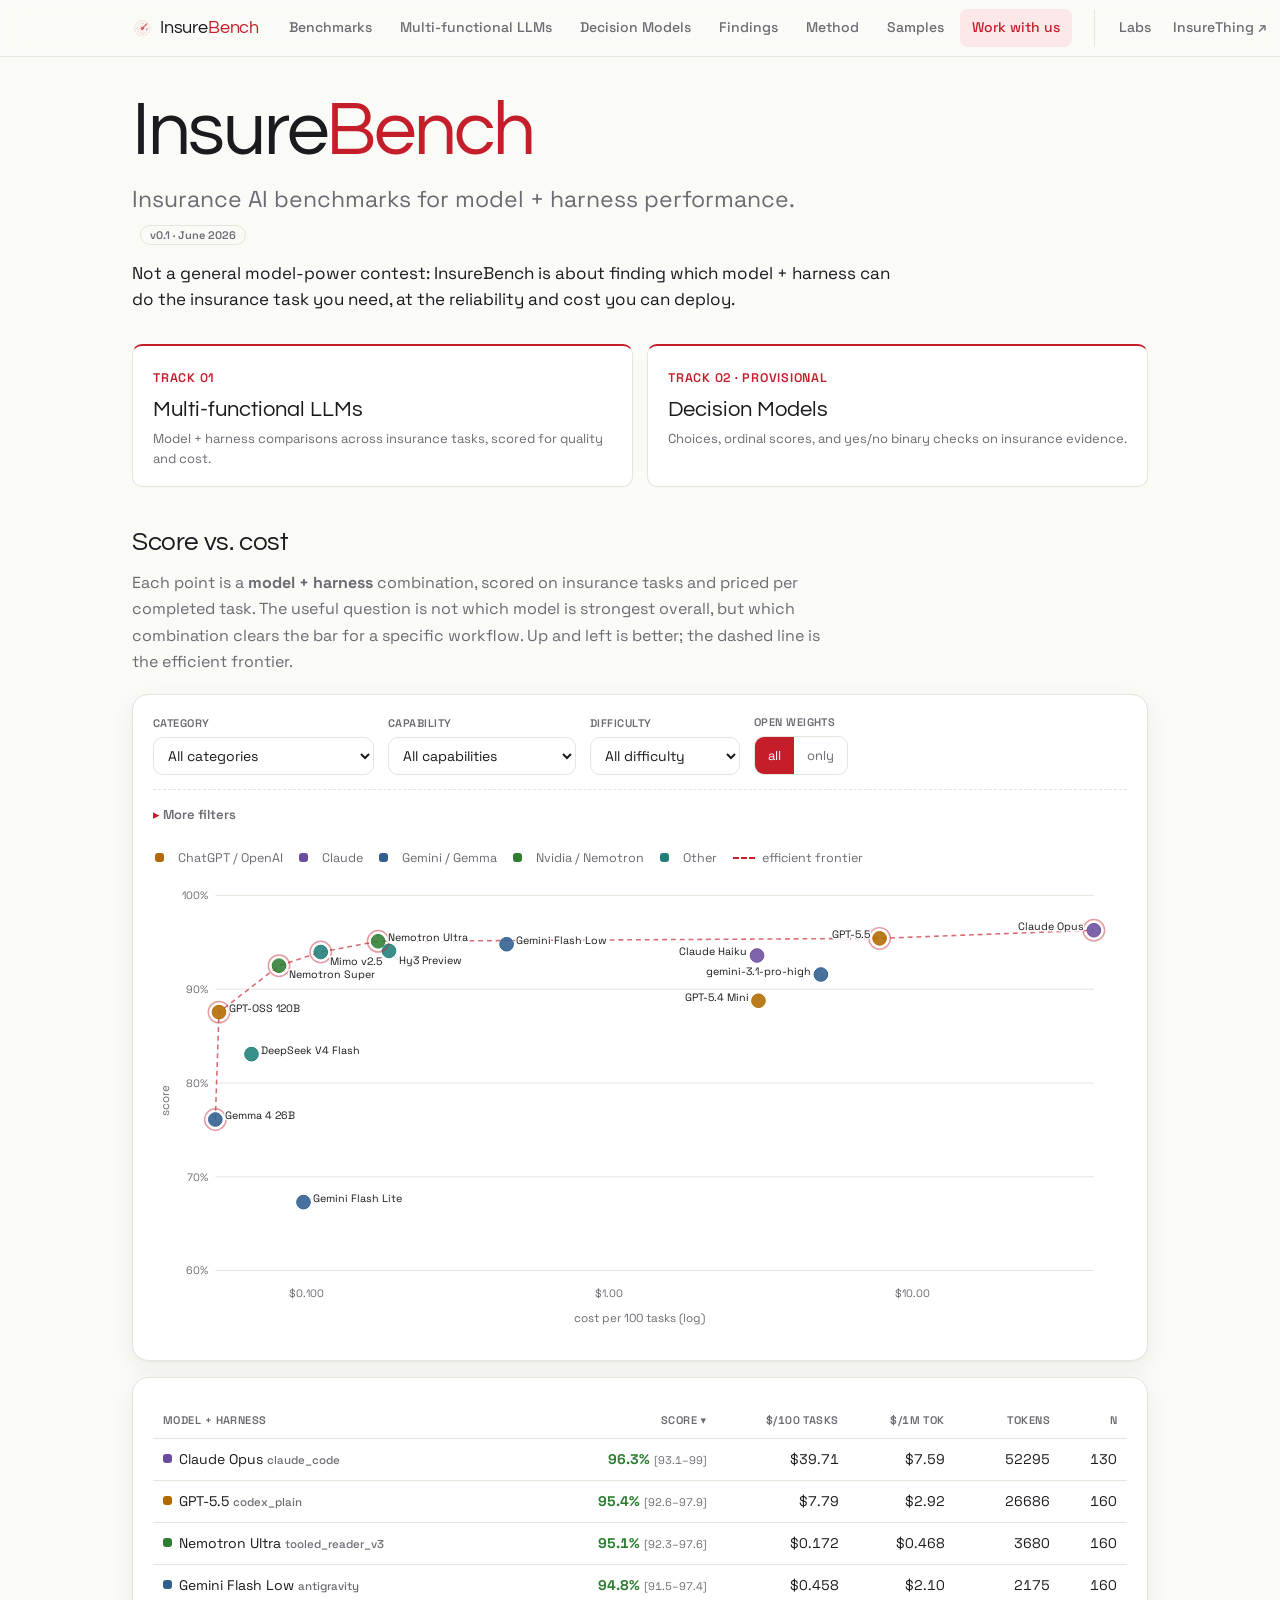
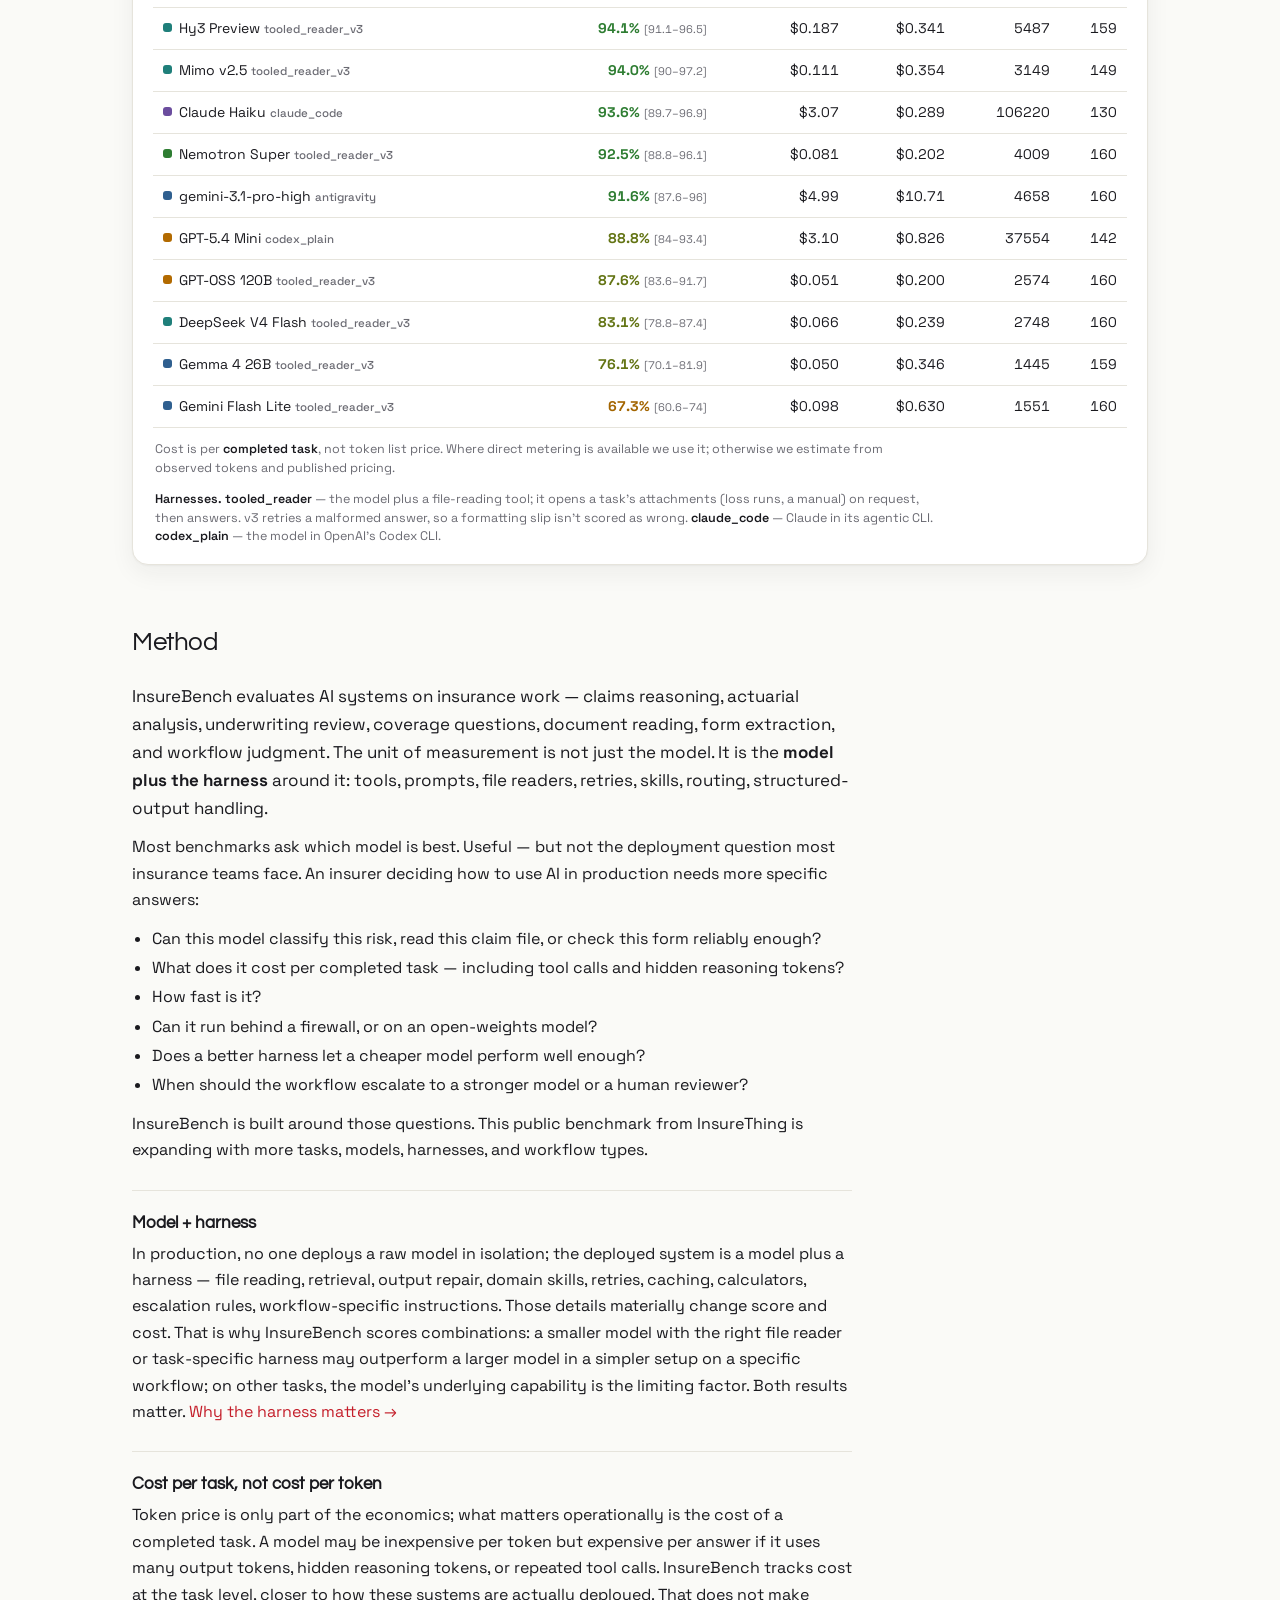
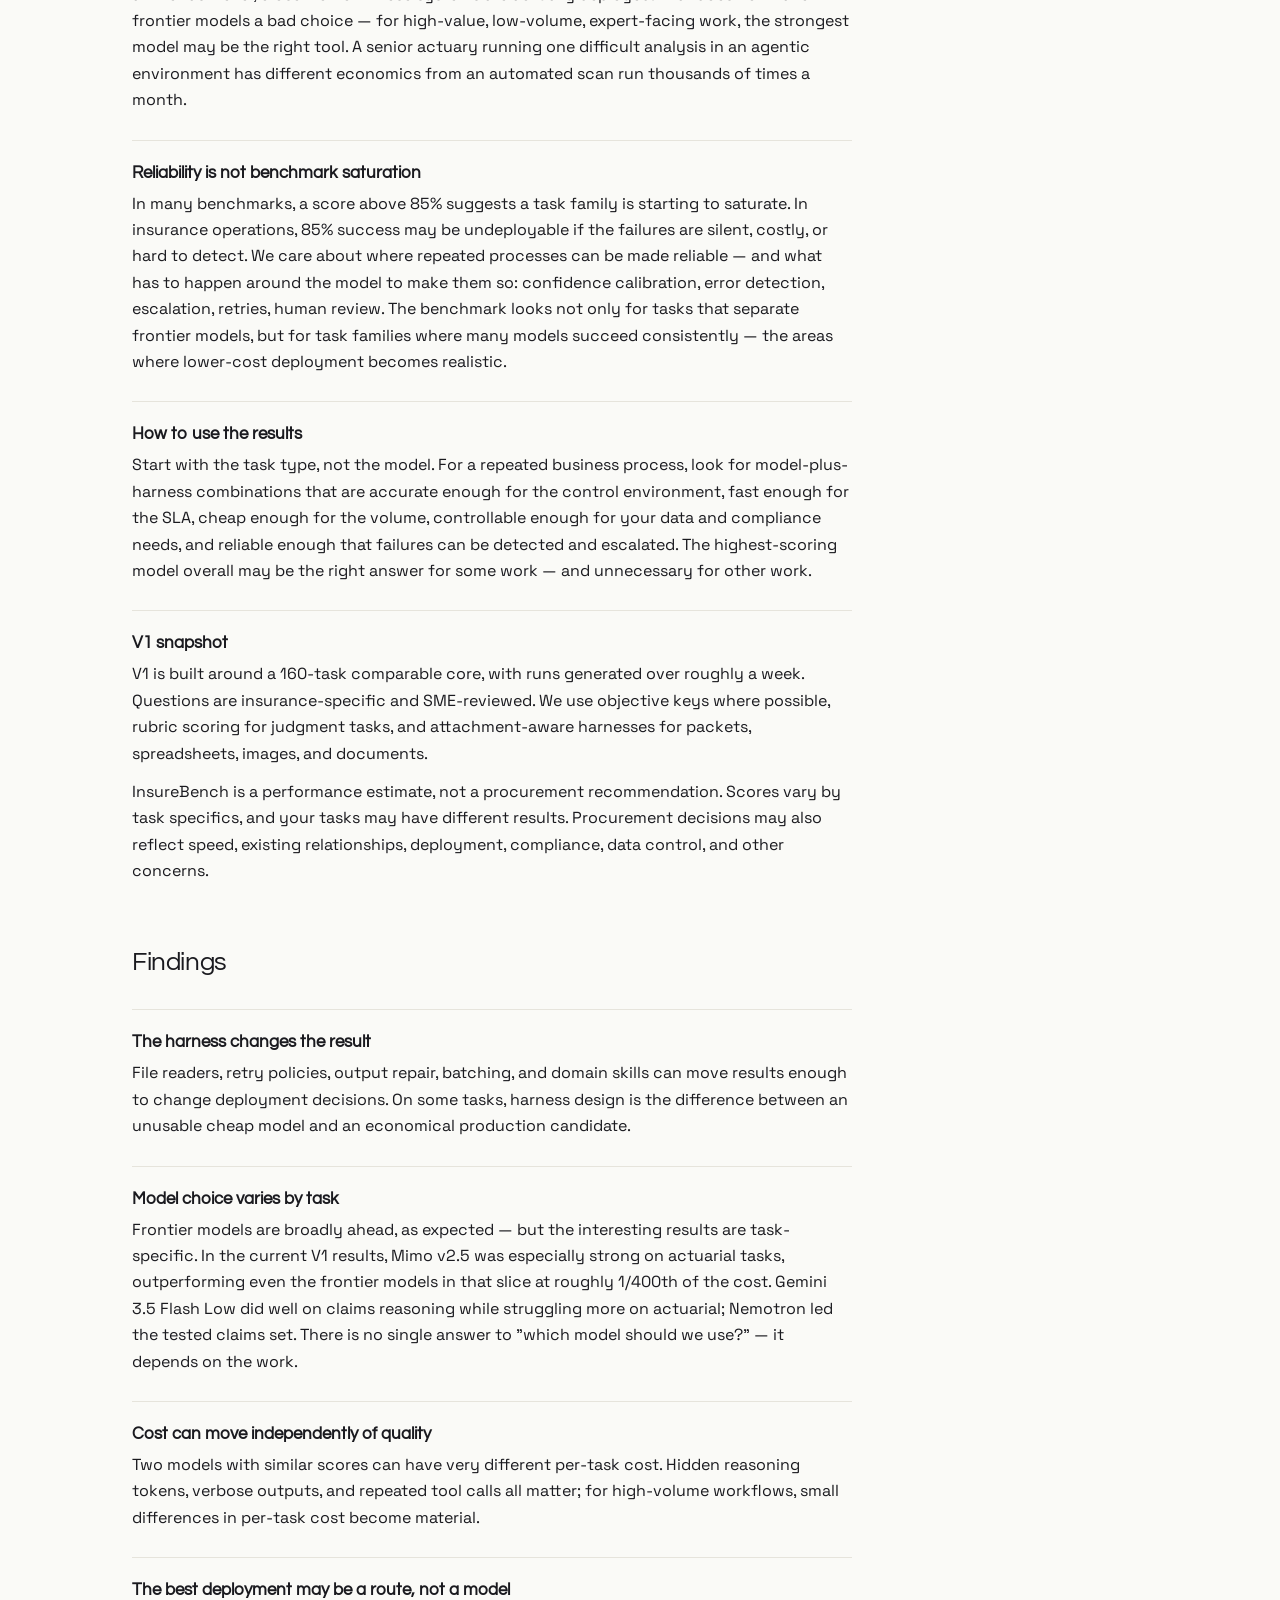
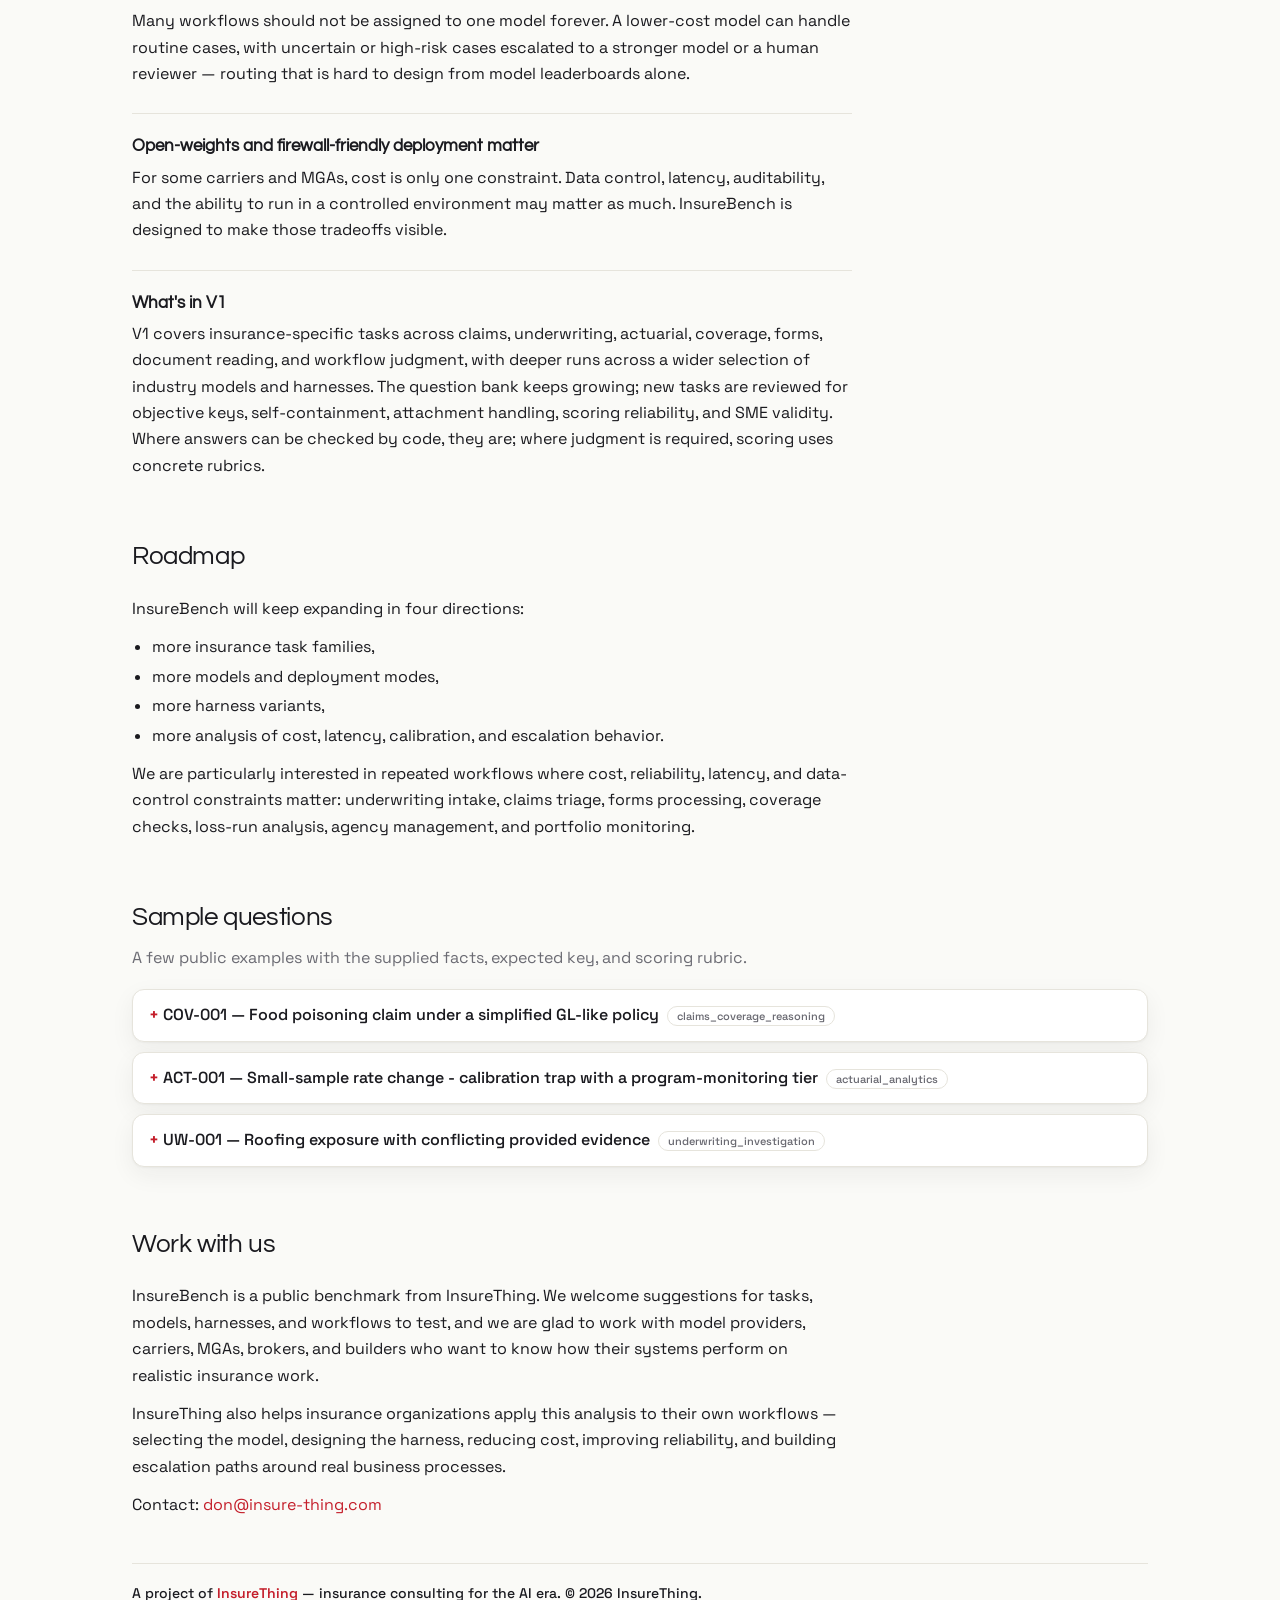
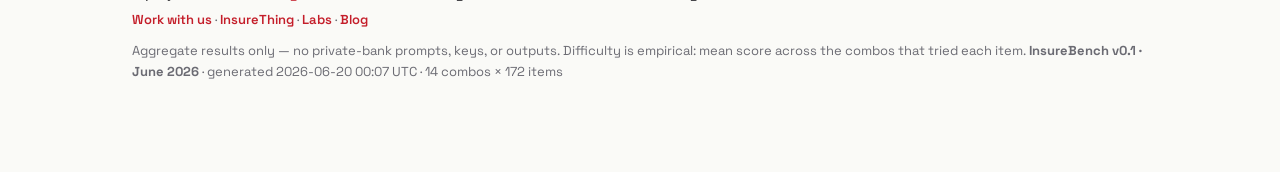
<file: index.html>
<!DOCTYPE html>
<html lang="en">
<head>
<meta charset="utf-8" />
<meta name="viewport" content="width=device-width, initial-scale=1" />
<title>InsureBench — score &amp; cost report</title>
<meta name="description" content="An insurance-specific benchmark for finding which LLM + harness can do a task reliably and efficiently." />
<!-- InsureThing branding — all assets self-hosted in the repo root. -->
<link rel="icon" href="/favicon.ico" sizes="any" />
<link rel="icon" href="/favicon-32.png" sizes="32x32" type="image/png" />
<link rel="icon" href="/icon-192.png" sizes="192x192" type="image/png" />
<link rel="apple-touch-icon" href="/apple-icon.png" />
<meta name="theme-color" content="#fafaf7" />
<link rel="preconnect" href="https://fonts.googleapis.com" />
<link rel="preconnect" href="https://fonts.gstatic.com" crossorigin />
<link href="https://fonts.googleapis.com/css2?family=Questrial&family=Space+Grotesk:wght@400;500;600;700&display=swap" rel="stylesheet" />
<link rel="canonical" href="https://insurebench.insure-thing.com/" />
<meta property="og:type" content="website" />
<meta property="og:site_name" content="InsureThing" />
<meta property="og:title" content="InsureBench — the first LLM + harness leaderboard for insurance" />
<meta property="og:description" content="Helping insurance decision-makers find which LLM + harness can do a task reliably and efficiently." />
<meta property="og:image" content="https://insurebench.insure-thing.com/og-image.png" />
<meta property="og:url" content="https://insurebench.insure-thing.com" />
<meta name="twitter:card" content="summary_large_image" />
<meta name="twitter:title" content="InsureBench — the first LLM + harness leaderboard for insurance" />
<meta name="twitter:description" content="An insurance-specific benchmark for task fit, score, and cost." />
<meta name="twitter:image" content="https://insurebench.insure-thing.com/og-image.png" />
<style>
  /* InsureThing design tokens (docs/STYLE_GUIDE.md): cream paper, near-black ink, one decisive red. */
  :root{
    --bg:#fafaf7; --card:#ffffff; --ink:#1a1a1f; --mut:#6b6b73; --line:#e6e4dc; --hover:#f4f3ef;
    --accent:#c41e2a; --accent-soft:#fce8e9; --ok:#2e7d32; --warn:#b26a00;
    --ramp-0:#c41e2a; --ramp-1:#bf4d10; --ramp-2:#a36500; --ramp-3:#637414; --ramp-4:#2e7d32;
    --cat-1:#c41e2a; --cat-2:#2f5f8f; --cat-3:#b26a00; --cat-4:#2e7d32; --cat-5:#6b4d9e; --cat-6:#1f7f7a;
    --navbg:rgba(250,250,247,.82); --shadow:0 1px 2px rgba(26,26,31,.04),0 8px 24px rgba(26,26,31,.06);
    --maxw:1060px;
  }
  @media (prefers-color-scheme:dark){
    :root{ --bg:#161619; --card:#1e1e23; --ink:#ecebe6; --mut:#a0a0a8; --line:#2e2e35; --hover:#26262c;
      --accent:#e25560; --accent-soft:#42191d; --ok:#57b15c; --warn:#d9962e;
      --ramp-0:#e25560; --ramp-1:#df7028; --ramp-2:#d9962e; --ramp-3:#a8b545; --ramp-4:#57b15c;
      --cat-1:#e25560; --cat-2:#6f9fc9; --cat-3:#d9962e; --cat-4:#57b15c; --cat-5:#a387d6; --cat-6:#4fb3ad;
      --navbg:rgba(22,22,25,.82); --shadow:0 1px 2px rgba(0,0,0,.3),0 8px 24px rgba(0,0,0,.4); }
  }
  *{ box-sizing:border-box }
  html{ scroll-behavior:smooth }
  body{ margin:0; background:var(--bg); color:var(--ink);
    font:16px/1.65 "Space Grotesk",system-ui,-apple-system,sans-serif;
    -webkit-font-smoothing:antialiased; }
  h1,h2,h3,.brand{ font-family:"Questrial",system-ui,sans-serif }
  a{ color:var(--accent); text-decoration:none } a:hover{ text-decoration:underline }
  .wrap{ max-width:var(--maxw); margin:0 auto; padding:0 22px 90px }

  /* ---- sticky nav ---- */
  nav.top{ position:sticky; top:0; z-index:50; background:var(--navbg);
    backdrop-filter:saturate(180%) blur(12px); -webkit-backdrop-filter:saturate(180%) blur(12px);
    border-bottom:1px solid var(--line); }
  nav.top .inner{ max-width:var(--maxw); margin:0 auto; padding:0 22px;
    display:flex; align-items:center; gap:18px; height:56px }
  nav.top .brand{ font-weight:400; letter-spacing:-.01em; font-size:18px; color:var(--ink);
    display:flex; align-items:center; gap:8px; margin-right:auto }
  nav.top .brand:hover{ text-decoration:none }
  nav.top .brand .mark{ width:20px; height:20px; display:block; border-radius:50% }
  nav.top .brand .acc{ color:var(--accent) }
  nav.top .links{ display:flex; gap:4px }
  nav.top .links a{ color:var(--mut); font-size:14px; font-weight:500;
    padding:7px 12px; border-radius:8px; transition:color .15s, background .15s; white-space:nowrap }
  nav.top .links a:hover{ color:var(--ink); background:var(--accent-soft); text-decoration:none }
  nav.top .links a.active{ color:var(--accent); background:var(--accent-soft) }
  nav.top .links .nav-short{ display:none }
  nav.top .ext-links{ display:flex; gap:2px; align-items:center; padding-left:14px; margin-left:4px; border-left:1px solid var(--line) }
  nav.top .ext-links a{ color:var(--mut); font-size:14px; font-weight:500; padding:7px 10px; border-radius:8px; transition:color .15s, background .15s; white-space:nowrap }
  nav.top .ext-links a:hover{ color:var(--ink); background:var(--accent-soft); text-decoration:none }
  /* nav back-links only fit on wide screens; the footer carries them everywhere */
  @media (max-width:920px){
    nav.top .ext-links{ display:none }
    /* Below 920px the full label row is wider than the viewport. Scroll the row
       instead of letting it push the page sideways (or hiding half the site). */
    nav.top .brand{ flex:0 0 auto }
    nav.top .links{ flex:1 1 auto; min-width:0; overflow-x:auto; overscroll-behavior-x:contain;
      -webkit-overflow-scrolling:touch; scrollbar-width:none;
      -webkit-mask-image:linear-gradient(to right,#000 calc(100% - 20px),transparent);
      mask-image:linear-gradient(to right,#000 calc(100% - 20px),transparent) }
    nav.top .links::-webkit-scrollbar{ display:none }
  }
  @media (max-width:640px){
    nav.top .brand span.txt{ display:none }
    nav.top .links .nav-long{ display:none }
    nav.top .links .nav-short{ display:inline }
    nav.top .links a{ padding:7px 9px; font-size:13px }
    nav.top .inner{ gap:10px }
    /* The one call to action on the page stays legible in the scrolled row. */
    nav.top .links a[data-s="contact"]{ color:var(--accent); background:var(--accent-soft) }
  }
  @media (prefers-reduced-motion:reduce){
    nav.top .links{ scroll-behavior:auto }
  }

  section{ scroll-margin-top:74px }
  header.hero{ padding:34px 0 6px }
  .eyebrow{ color:var(--accent); font-weight:600; letter-spacing:.06em; font-size:12.5px; text-transform:uppercase }
  .ver{ text-transform:none; letter-spacing:0; color:var(--mut); border:1px solid var(--line);
    border-radius:999px; padding:2px 9px; font-size:11px; font-weight:600; margin-left:8px; vertical-align:1.5px; white-space:nowrap }
  h1{ font-size:clamp(44px,8vw,76px); line-height:1.0; margin:2px 0 14px; font-weight:400; letter-spacing:-.03em }
  .acc{ color:var(--accent) }
  .tagline{ font-size:clamp(18px,2.5vw,23px); color:var(--mut); max-width:720px; margin:0; line-height:1.45 }
  .hero-note{ margin:10px 0 0; max-width:780px; color:var(--ink); font-size:17px; line-height:1.55 }
  .track-links{ display:grid; grid-template-columns:repeat(2,minmax(0,1fr)); gap:14px; margin:26px 0 34px }
  .track-link{ display:block; border:1px solid var(--line); border-top:2px solid var(--accent); border-radius:10px;
    background:var(--card); padding:18px 20px; color:var(--ink) }
  .track-link:hover{ text-decoration:none; background:var(--hover) }
  .track-link .track-name{ display:block; font:22px/1.2 "Questrial",system-ui,sans-serif; margin:6px 0 }
  .track-link .track-desc{ display:block; color:var(--mut); font-size:13px; line-height:1.5 }
  @media (max-width:640px){ .track-links{ grid-template-columns:1fr } }

  h2{ font-size:26px; font-weight:400; margin:0 0 6px; letter-spacing:-.015em }
  .sec-head{ margin:56px 0 18px }
  #leaderboard > .sec-head{ margin-top:20px }
  .lead{ color:var(--mut); margin:0; max-width:700px }
  .panel{ background:var(--card); border:1px solid var(--line); border-radius:16px; padding:18px 20px; box-shadow:var(--shadow) }

  /* framing callout */
  .callout{ background:var(--accent-soft); border:1px solid var(--line); border-left:3px solid var(--accent);
    border-radius:12px; padding:15px 18px; margin:0 0 16px; font-size:14.5px; line-height:1.55; color:var(--ink) }
  .callout strong{ font-weight:680 }
  .callout .c-title{ display:block; font-weight:680; margin-bottom:5px; color:var(--accent); letter-spacing:.01em }
  .callout + .callout{ margin-top:-4px }

  .controls{ display:flex; flex-wrap:wrap; gap:14px; align-items:flex-end }
  .ctl label{ display:block; font-size:11px; color:var(--mut); text-transform:uppercase; letter-spacing:.04em; margin-bottom:5px; font-weight:600 }
  select,input{ font:inherit; font-size:14px; padding:8px 10px; border:1px solid var(--line);
    border-radius:10px; background:var(--card); color:var(--ink); min-width:150px }
  select:focus,input:focus{ outline:2px solid var(--accent-soft); border-color:var(--accent) }
  input[type=number]{ width:70px; min-width:0 }
  .seg{ display:inline-flex; border:1px solid var(--line); border-radius:10px; overflow:hidden }
  .seg button{ border:0; background:transparent; color:var(--mut); padding:8px 13px; font:inherit; font-size:13px; cursor:pointer; transition:background .15s }
  .seg button.on{ background:var(--accent); color:#fff }
  .more{ margin-top:14px; border-top:1px dashed var(--line); padding-top:6px }
  .more summary{ cursor:pointer; font-size:13px; color:var(--mut); font-weight:600; list-style:none; padding:8px 0; user-select:none }
  .more summary::-webkit-details-marker{ display:none }
  .more summary::before{ content:"▸ "; color:var(--accent) }
  .more[open] summary::before{ content:"▾ " }
  .more .controls{ padding:8px 0 4px }
  .note{ font-size:12.5px; color:var(--mut); margin:12px 2px 0; line-height:1.5; max-width:780px }
  .note b{ color:var(--ink); font-weight:600 }

  svg{ width:100%; height:auto; display:block }
  .legend{ display:flex; gap:16px; flex-wrap:wrap; font-size:12.5px; color:var(--mut); margin:14px 2px 4px }
  .legend .fr{ display:inline-flex; align-items:center; gap:7px }
  .legend .frline{ width:22px; height:0; border-top:2px dashed var(--accent) }
  .dot{ width:9px; height:9px; border-radius:3px; display:inline-block; margin-right:7px; vertical-align:1px }
  #scatter circle[data-i]{ cursor:pointer }
  .tip{ position:fixed; z-index:60; display:none; pointer-events:none; background:var(--card);
    border:1px solid var(--line); border-radius:10px; box-shadow:var(--shadow); padding:9px 11px;
    font-size:12.5px; max-width:250px; color:var(--ink); line-height:1.45 }
  .tip .t-m{ font-weight:680 } .tip .t-h{ color:var(--mut); font-size:11.5px }
  .tip .row{ margin-top:3px; font-variant-numeric:tabular-nums }

  table{ width:100%; border-collapse:collapse; font-size:14px; margin-top:6px }
  th,td{ text-align:left; padding:9px 10px; border-bottom:1px solid var(--line) }
  th{ font-size:11px; color:var(--mut); text-transform:uppercase; letter-spacing:.04em; cursor:pointer; user-select:none; font-weight:600 }
  td.num,th.num{ text-align:right; font-variant-numeric:tabular-nums }
  tbody tr{ transition:background .12s }
  tbody tr:hover{ background:var(--accent-soft) }
  .harness{ color:var(--mut); font-size:11.5px; font-weight:500 }

  .prose{ max-width:720px } .prose h3{ font-size:17px; margin:24px 0 4px } .prose p{ margin:0 0 12px }
  .prose ul{ margin:0 0 12px; padding-left:20px } .prose li{ margin:3px 0 }
  .prose code{ background:var(--accent-soft); padding:1px 5px; border-radius:5px; font-size:13px }
  .samples details{ background:var(--card); border:1px solid var(--line); border-radius:12px; padding:12px 16px; margin-bottom:10px; box-shadow:var(--shadow) }
  .samples summary{ cursor:pointer; font-weight:550; list-style:none } .samples summary::-webkit-details-marker{ display:none }
  .samples summary::before{ content:"+ "; color:var(--accent); font-weight:700 }
  .samples details[open] summary::before{ content:"– " }
  .samples .sample-grid{ display:grid; grid-template-columns:1fr 1fr; gap:10px; margin-top:12px }
  .samples .sample-block{ border:1px solid var(--line); border-radius:10px; padding:10px 12px; background:var(--bg) }
  .samples .sample-block.wide{ grid-column:1 / -1 }
  .samples .sample-label{ font-size:11px; text-transform:uppercase; letter-spacing:.06em; color:var(--mut); margin-bottom:6px; font-weight:700 }
  .samples pre{ white-space:pre-wrap; font-size:13px; color:var(--mut); margin:0; line-height:1.5 }
  .sample-files{ display:flex; flex-wrap:wrap; gap:8px; margin-top:10px }
  .sample-files a{ font-size:12px; border:1px solid var(--line); border-radius:999px; padding:4px 10px; background:var(--card) }
  .pill{ font-size:11px; color:var(--mut); border:1px solid var(--line); border-radius:999px; padding:2px 9px; margin-left:4px }
  .foot{ color:var(--mut); font-size:13px; margin-top:44px; border-top:1px solid var(--line); padding-top:18px; line-height:1.6 }
  .foot-brand{ color:var(--ink); font-size:14px; font-weight:500; margin-bottom:6px }
  .foot-brand a{ color:var(--accent); font-weight:600 }
  .foot-links{ font-size:13px; margin-bottom:10px }
  .foot-links a{ color:var(--accent); font-weight:600 }
  .empty{ color:var(--mut); padding:26px 8px; text-align:center }
  /* radar motif — empty state (STYLE_GUIDE §8) */
  .radar-empty{ display:flex; flex-direction:column; align-items:center; gap:12px; padding:38px 16px; color:var(--mut); font-size:14px; text-align:center }
  .radar-empty b{ color:var(--ink) }
  .radar-empty .rings{ width:72px; aspect-ratio:1; border-radius:50%; border:1px solid var(--line);
    background:
      radial-gradient(circle at 68% 32%, color-mix(in srgb, var(--accent) 38%, transparent) 0 3px, transparent 4px),
      radial-gradient(circle, var(--line) 0 1.5px, transparent 2.5px),
      repeating-radial-gradient(circle, transparent 0 16px, var(--line) 16px 17px); }

  /* side-by-side framing callouts */
  .callouts{ display:grid; grid-template-columns:1fr 1fr; gap:14px; margin:0 0 18px }
  .callouts .callout{ margin:0 }
  /* roadmap as Now / Next / Later tiers */
  .roadmap-grid{ display:grid; grid-template-columns:repeat(3,1fr); gap:14px; margin:0 0 14px }
  .rm-tier{ background:var(--card); border:1px solid var(--line); border-radius:14px; padding:16px 18px; box-shadow:var(--shadow) }
  .rm-tier.now{ border-color:var(--accent) }
  .rm-tier .rm-h{ font-weight:680; font-size:12.5px; text-transform:uppercase; letter-spacing:.05em; color:var(--accent); margin-bottom:10px }
  .rm-tier ul{ margin:0; padding-left:18px } .rm-tier li{ margin:7px 0; font-size:14px }
  .rm-foot{ font-size:12.5px; color:var(--mut); font-style:italic; margin:2px 2px 0 }
  /* learnings rhythm: lead paragraph + ruled sections */
  #why-body > p:first-of-type{ font-size:17px; color:var(--ink) }
  #learnings-body h3, #why-body h3{ color:var(--ink); margin-top:26px; padding-top:18px; border-top:1px solid var(--line) }
  @media (max-width:720px){ .callouts{ grid-template-columns:1fr } .roadmap-grid{ grid-template-columns:1fr } .samples .sample-grid{ grid-template-columns:1fr } .samples .sample-block.wide{ grid-column:auto } }
</style>
</head>
<body>
<nav class="top">
  <div class="inner">
    <a class="brand" href="#top"><img class="mark" src="/favicon-32.png" alt="" width="20" height="20" /><span class="txt">Insure<span class="acc">Bench</span></span></a>
    <div class="links" id="navlinks">
      <a href="/benchmarks">Benchmarks</a>
      <a href="#leaderboard" data-s="leaderboard"><span class="nav-long">Multi-functional LLMs</span><span class="nav-short">LLMs</span></a>
      <a href="/decision-models"><span class="nav-long">Decision Models</span><span class="nav-short">Decisioning</span></a>
      <a href="#learnings" data-s="learnings">Findings</a>
      <a href="#why" data-s="why">Method</a>
      <a href="#questions" data-s="questions">Samples</a>
      <a href="#contact" data-s="contact">Work with us</a>
    </div>
    <div class="ext-links">
      <a href="https://insure-thing.com/labs">Labs</a>
      <a href="https://insure-thing.com">InsureThing&nbsp;&#8599;</a>
    </div>
  </div>
</nav>

<div class="wrap">
  <header class="hero" id="top">
    <h1 id="title">Insure<span class="acc">Bench</span></h1>
    <p class="tagline">Insurance AI benchmarks for model&nbsp;+&nbsp;harness performance.
      <span class="ver" id="ver"></span></p>
    <p class="hero-note">Not a general model-power contest: InsureBench is about finding which model + harness can do the insurance task you need, at the reliability and cost you can deploy.</p>
  </header>

  <div class="track-links" aria-label="InsureBench benchmark tracks">
    <a class="track-link" href="#leaderboard">
      <span class="eyebrow">Track 01</span>
      <span class="track-name">Multi-functional LLMs</span>
      <span class="track-desc">Model + harness comparisons across insurance tasks, scored for quality and cost.</span>
    </a>
    <a class="track-link" href="/decision-models">
      <span class="eyebrow">Track 02 · Provisional</span>
      <span class="track-name">Decision Models</span>
      <span class="track-desc">Choices, ordinal scores, and yes/no binary checks on insurance evidence.</span>
    </a>
  </div>

  <section id="leaderboard">
    <div class="sec-head">
      <h2>Score vs. cost</h2>
      <p class="lead">Each point is a <strong>model + harness</strong> combination, scored on insurance tasks and
        priced per completed task. The useful question is not which model is strongest overall, but which
        combination clears the bar for a specific workflow. Up and left is better; the dashed line is the
        efficient frontier.</p>
    </div>

    <div class="panel">
      <div class="controls" id="controls"></div>
      <details class="more" id="more"><summary>More filters</summary>
        <div class="controls" id="controls-adv"></div>
      </details>
      <div class="legend" id="legend"></div>
      <div id="scatter"></div>
      <p class="note" id="drop-note"></p>
    </div>

    <div class="panel" style="margin-top:16px; overflow-x:auto">
      <table id="table"><thead></thead><tbody></tbody></table>
      <p class="note" id="cost-note">Cost is per <b>completed task</b>, not token list price. Where direct
        metering is available we use it; otherwise we estimate from observed tokens and published pricing.</p>
      <p class="note" id="harness-note"><b>Harnesses.</b>
        <b>tooled_reader</b> — the model plus a file-reading tool; it opens a task's attachments (loss runs,
        a manual) on request, then answers. v3 retries a malformed answer, so a formatting slip isn't scored
        as wrong. <b>claude_code</b> — Claude in its agentic CLI. <b>codex_plain</b> — the model in OpenAI's
        Codex CLI.</p>
    </div>
  </section>

  <section id="why">
    <div class="sec-head"><h2>Method</h2></div>
    <div class="prose" id="why-body">
      <p>InsureBench evaluates AI systems on insurance work — claims reasoning, actuarial analysis,
      underwriting review, coverage questions, document reading, form extraction, and workflow judgment.
      The unit of measurement is not just the model. It is the <strong>model plus the harness</strong> around
      it: tools, prompts, file readers, retries, skills, routing, structured-output handling.</p>
      <p>Most benchmarks ask which model is best. Useful — but not the deployment question most insurance teams
      face. An insurer deciding how to use AI in production needs more specific answers:</p>
      <ul>
        <li>Can this model classify this risk, read this claim file, or check this form reliably enough?</li>
        <li>What does it cost per completed task — including tool calls and hidden reasoning tokens?</li>
        <li>How fast is it?</li>
        <li>Can it run behind a firewall, or on an open-weights model?</li>
        <li>Does a better harness let a cheaper model perform well enough?</li>
        <li>When should the workflow escalate to a stronger model or a human reviewer?</li>
      </ul>
      <p>InsureBench is built around those questions. This public benchmark from
      InsureThing is expanding with more tasks, models, harnesses, and workflow types.</p>

      <h3>Model + harness</h3>
      <p>In production, no one deploys a raw model in isolation; the deployed system is a model plus a harness —
      file reading, retrieval, output repair, domain skills, retries, caching, calculators, escalation rules,
      workflow-specific instructions. Those details materially change score and cost. That is why InsureBench
      scores combinations: a smaller model with the right file reader or task-specific harness may outperform a
      larger model in a simpler setup on a specific workflow; on other tasks, the model's underlying capability
      is the limiting factor. Both results matter.
      <a href="https://www.insure-thing.com/blog/mythos-madness-3-the-harness" target="_blank" rel="noopener">Why the harness matters →</a></p>

      <h3>Cost per task, not cost per token</h3>
      <p>Token price is only part of the economics; what matters operationally is the cost of a completed task.
      A model may be inexpensive per token but expensive per answer if it uses many output tokens, hidden
      reasoning tokens, or repeated tool calls. InsureBench tracks cost at the task level, closer to how these
      systems are actually deployed. That does not make frontier models a bad choice — for high-value,
      low-volume, expert-facing work, the strongest model may be the right tool. A senior actuary running one
      difficult analysis in an agentic environment has different economics from an automated scan run thousands
      of times a month.</p>

      <h3>Reliability is not benchmark saturation</h3>
      <p>In many benchmarks, a score above 85% suggests a task family is starting to saturate. In insurance
      operations, 85% success may be undeployable if the failures are silent, costly, or hard to detect. We care
      about where repeated processes can be made reliable — and what has to happen around the model to make them
      so: confidence calibration, error detection, escalation, retries, human review. The benchmark looks not
      only for tasks that separate frontier models, but for task families where many models succeed consistently
      — the areas where lower-cost deployment becomes realistic.</p>

      <h3>How to use the results</h3>
      <p>Start with the task type, not the model. For a repeated business process, look for model-plus-harness
      combinations that are accurate enough for the control environment, fast enough for the SLA, cheap enough
      for the volume, controllable enough for your data and compliance needs, and reliable enough that failures
      can be detected and escalated. The highest-scoring model overall may be the right answer for some work —
      and unnecessary for other work.</p>
      <h3>V1 snapshot</h3>
      <p>V1 is built around a 160-task comparable core, with runs generated over roughly a week. Questions are
      insurance-specific and SME-reviewed. We use objective keys where possible, rubric scoring for judgment
      tasks, and attachment-aware harnesses for packets, spreadsheets, images, and documents.</p>
      <p>InsureBench is a performance estimate, not a procurement recommendation. Scores vary by task specifics,
      and your tasks may have different results. Procurement decisions may also reflect speed, existing
      relationships, deployment, compliance, data control, and other concerns.</p>
    </div>
  </section>

  <section id="learnings">
    <div class="sec-head"><h2>Findings</h2></div>
    <div class="prose" id="learnings-body">
      <h3>The harness changes the result</h3>
      <p>File readers, retry policies, output repair, batching, and domain skills can move results enough to
      change deployment decisions. On some tasks, harness design is the difference between an unusable cheap
      model and an economical production candidate.</p>
      <h3>Model choice varies by task</h3>
      <p>Frontier models are broadly ahead, as expected — but the interesting results are task-specific. In the
      current V1 results, Mimo v2.5 was especially strong on actuarial tasks, outperforming even the frontier
      models in that slice at roughly 1/400th of the cost. Gemini 3.5 Flash Low did well on claims reasoning
      while struggling more on actuarial; Nemotron led the tested claims set. There is no single answer to
      "which model should we use?" — it depends on the work.</p>
      <h3>Cost can move independently of quality</h3>
      <p>Two models with similar scores can have very different per-task cost. Hidden reasoning tokens,
      verbose outputs, and repeated tool calls all matter; for high-volume workflows, small differences in
      per-task cost become material.</p>
      <h3>The best deployment may be a route, not a model</h3>
      <p>Many workflows should not be assigned to one model forever. A lower-cost model can handle routine
      cases, with uncertain or high-risk cases escalated to a stronger model or a human reviewer — routing
      that is hard to design from model leaderboards alone.</p>
      <h3>Open-weights and firewall-friendly deployment matter</h3>
      <p>For some carriers and MGAs, cost is only one constraint. Data control, latency, auditability, and the
      ability to run in a controlled environment may matter as much. InsureBench is designed to make those
      tradeoffs visible.</p>
      <h3>What's in V1</h3>
      <p>V1 covers insurance-specific tasks across claims, underwriting, actuarial, coverage, forms, document
      reading, and workflow judgment, with deeper runs across a wider selection of industry models and
      harnesses. The question bank keeps growing; new tasks are reviewed for objective keys, self-containment,
      attachment handling, scoring reliability, and SME validity. Where answers can be checked by code, they
      are; where judgment is required, scoring uses concrete rubrics.</p>
    </div>
  </section>

  <section id="roadmap">
    <div class="sec-head"><h2>Roadmap</h2></div>
    <div class="prose">
      <p>InsureBench will keep expanding in four directions:</p>
      <ul>
        <li>more insurance task families,</li>
        <li>more models and deployment modes,</li>
        <li>more harness variants,</li>
        <li>more analysis of cost, latency, calibration, and escalation behavior.</li>
      </ul>
      <p>We are particularly interested in repeated workflows where cost, reliability, latency, and data-control
      constraints matter: underwriting intake, claims triage, forms processing, coverage checks, loss-run
      analysis, agency management, and portfolio monitoring.</p>
    </div>
  </section>

  <section id="questions" class="samples">
    <div class="sec-head">
      <h2>Sample questions</h2>
      <p class="lead">A few public examples with the supplied facts, expected key, and scoring rubric.</p>
    </div>
    <div id="samples"></div>
  </section>

  <section id="contact">
    <div class="sec-head"><h2>Work with us</h2></div>
    <div class="prose">
      <p>InsureBench is a public benchmark from InsureThing. We welcome suggestions for tasks,
      models, harnesses, and workflows to test, and we are glad to work with model providers, carriers, MGAs,
      brokers, and builders who want to know how their systems perform on realistic insurance work.</p>
      <p>InsureThing also helps insurance organizations apply this analysis to their own workflows — selecting
      the model, designing the harness, reducing cost, improving reliability, and building escalation paths
      around real business processes.</p>
      <p>Contact: <a href="mailto:don@insure-thing.com">don@insure-thing.com</a></p>
    </div>
  </section>

  <div class="foot" id="foot"></div>
</div>
<div id="tip" class="tip"></div>

<script>
// Model-family palette per docs/STYLE_GUIDE.md §4.2 (cat-1 red reserved for the accent/frontier).
const MODEL_FAMILY_COLOR = {
  'Gemini / Gemma':'var(--cat-2)',
  'Claude':'var(--cat-5)',
  'ChatGPT / OpenAI':'var(--cat-3)',
  'Nvidia / Nemotron':'var(--cat-4)',
  'Other':'var(--cat-6)'
};
const RELEASE = 'v0.1';   // citable snapshot label; overridden by meta.release if IB-core sets it
const F = { family:'', type:'', status:'', capability:'', category:'', attach:'', diff:'', open:'', minN:3, sort:'accuracy', dir:-1, moreOpen:false };
let DATA = null, DIFF = {}, DCOUNT = { easy:0, medium:0, hard:0 }, CATS = [], SC = [];

fetch('data/report.json').then(r=>r.json()).then(d=>{ DATA=d; boot(); })
  .catch(e=>{ document.getElementById('scatter').innerHTML = '<p class="empty" style="color:#c0392b">Could not load data/report.json</p>'; });

function boot(){
  // Hero, "why", learnings, roadmap, and contact copy are authored in index.html (IB-PublicApp
  // owns the public V1 copy per InsureBench/docs/WEBSITE_COPY_INSUREBENCH_V1.md). report.json
  // drives only the interactive chart/table/filters + the public sample questions.
  computeDifficulty();
  CATS = Array.from(new Set(DATA.items.map(it=>it.module).filter(Boolean)))
    .filter(m=>m!=='vehicle_asset_identity')
    .sort();
  renderSamples();
  const verLabel = (DATA.meta.release || RELEASE) + ' · ' + monthYear(DATA.meta.generated_at);
  document.getElementById('ver').textContent = verLabel;
  document.getElementById('foot').innerHTML =
    '<div class="foot-brand">A project of <a href="https://insure-thing.com">InsureThing</a> — insurance consulting for the AI era. &copy; 2026 InsureThing.</div>'
    + '<div class="foot-links"><a href="#contact">Work with us</a> &middot; <a href="https://insure-thing.com">InsureThing</a> &middot; <a href="https://insure-thing.com/labs">Labs</a> &middot; <a href="https://insure-thing.com/blog">Blog</a></div>'
    + 'Aggregate results only — no private-bank prompts, keys, or outputs. '
    + 'Difficulty is empirical: mean score across the combos that tried each item. '
    + '<b>InsureBench ' + escapeHtml(verLabel) + '</b> &middot; generated ' + escapeHtml(DATA.meta.generated_at||'') + ' &middot; ' + DATA.meta.n_combos + ' combos &times; ' + DATA.meta.n_items + ' items';
  renderControls(); render(); bindTip(); initScrollSpy();
}

// Empirical item difficulty from the public score matrix (stable item property,
// computed once over the full field — not slice-dependent).
function computeDifficulty(){
  const keys = DATA.combos.map(c=>c.key);
  DCOUNT = { easy:0, medium:0, hard:0 };
  DATA.items.forEach(it=>{
    const vals = keys.map(k=>(DATA.scores[k]||{})[it.id]).filter(v=>v!=null);
    if(!vals.length) return;
    const m = vals.reduce((a,b)=>a+b,0)/vals.length;
    const band = m<70 ? 'hard' : m<90 ? 'medium' : 'easy';
    DIFF[it.id] = band; DCOUNT[band]++;
  });
}

function modelFamily(c){
  const m = ((c.model||'') + ' ' + (c.short||'')).toLowerCase();
  if(m.includes('claude')) return 'Claude';
  if(m.includes('nemotron') || m.includes('nvidia/')) return 'Nvidia / Nemotron';
  if(m.includes('gemini') || m.includes('gemma') || m.includes('google/')) return 'Gemini / Gemma';
  if(m.includes('gpt') || m.includes('openai/')) return 'ChatGPT / OpenAI';
  return 'Other';
}
function modelColor(c){ return MODEL_FAMILY_COLOR[modelFamily(c)] || 'var(--mut)'; }
function displayName(c){
  const s = c.short || c.model || '';
  const m = ((c.model||'') + ' ' + s).toLowerCase();
  if(m.includes('claude-opus')) return 'Claude Opus';
  if(m.includes('claude-haiku')) return 'Claude Haiku';
  if(m.includes('gpt-5.5')) return 'GPT-5.5';
  if(m.includes('gpt-5.4-mini')) return 'GPT-5.4 Mini';
  if(m.includes('gpt-oss-120b')) return 'GPT-OSS 120B';
  if(m.includes('nemotron-3-ultra')) return 'Nemotron Ultra';
  if(m.includes('nemotron-3-super')) return 'Nemotron Super';
  if(m.includes('gemini-3.5-flash-low')) return 'Gemini Flash Low';
  if(m.includes('gemini-2.5-flash-lite')) return 'Gemini Flash Lite';
  if(m.includes('gemma-4-26b')) return 'Gemma 4 26B';
  if(m.includes('mimo-v2.5')) return 'Mimo v2.5';
  if(m.includes('hy3-preview')) return 'Hy3 Preview';
  if(m.includes('deepseek-v4-flash')) return 'DeepSeek V4 Flash';
  return s;
}
function isOpenWeight(c){
  const m = ((c.model||'') + ' ' + (c.short||'')).toLowerCase();
  return /gemma|nemotron|gpt-oss|deepseek|mimo|hy3|qwen|llama|mistral|mixtral|yi-|kimi/.test(m);
}
function displayCost(c){ return c.cost_metered!=null && c.cost_metered>0 ? c.cost_metered : c.cost_notional; }
function combos(){ return DATA.combos.filter(c=>F.open!=='only' || isOpenWeight(c)); }

function opt(v,l,cur){ return '<option value="'+escapeHtml(v)+'"'+(v===cur?' selected':'')+'>'+escapeHtml(l)+'</option>'; }
function selVals(id,label,vals,cur,allLabel){
  return selOpts(id,label,vals.map(v=>[v,String(v).replace(/_/g,' ')]),cur,allLabel);
}
function selOpts(id,label,pairs,cur,allLabel){
  return '<div class="ctl"><label>'+label+'</label><select onchange="setF(\''+id+'\',this.value)">'
    + opt('',allLabel,cur) + pairs.map(p=>opt(p[0],p[1],cur)).join('') + '</select></div>';
}
function renderControls(){
  const f = DATA.filters;
  // primary: task area + capability + empirical difficulty + open-weights toggle.
  const diffPairs = [['easy','Easy ('+DCOUNT.easy+')'],['medium','Medium ('+DCOUNT.medium+')'],['hard','Hard ('+DCOUNT.hard+')']];
  document.getElementById('controls').innerHTML =
    selVals('category','Category',CATS,F.category,'All categories')
    + selVals('capability','Capability',f.capabilities,F.capability,'All capabilities')
    + selOpts('diff','Difficulty',diffPairs,F.diff,'All difficulty')
    + '<div class="ctl"><label>Open weights</label><span class="seg">'
      + '<button class="'+(F.open===''?'on':'')+'" onclick="setF(\'open\',\'\')">all</button>'
      + '<button class="'+(F.open==='only'?'on':'')+'" onclick="setF(\'open\',\'only\')">only</button></span></div>';
  // advanced drawer: task type + question family + status + attachments + min n
  document.getElementById('controls-adv').innerHTML =
    selVals('type','Task type',f.difficulties,F.type,'All task types')
    + selVals('family','Question family',f.families,F.family,'All families')
    + selVals('status','Status',f.statuses,F.status,'All status')
    + '<div class="ctl"><label>Attachments</label><select onchange="setF(\'attach\',this.value)">'
      + opt('','All items',F.attach)+opt('with','With files',F.attach)+opt('without','No files',F.attach)+'</select></div>'
    + '<div class="ctl"><label>Min n</label><input type="number" min="1" value="'+F.minN+'" onchange="setF(\'minN\',parseInt(this.value)||1)"></div>';
  const m = document.getElementById('more'); m.open = F.moreOpen;
  m.ontoggle = ()=>{ F.moreOpen = m.open; };
}
function setF(k,v){ F[k]=v; if(k!=='sort'&&k!=='dir') renderControls(); render(); }

function items(){ return DATA.items.filter(it=>
  (!F.category||it.module===F.category) && (!F.family||it.family===F.family) &&
  (!F.capability||it.capability===F.capability) &&
  (!F.type||it.difficulty===F.type) && (!F.status||it.status===F.status) &&
  (!F.diff||DIFF[it.id]===F.diff) &&
  (F.attach===''|| (F.attach==='with')===!!it.attach)); }

function stats(){
  const its = items();
  return combos().map(c=>{
    const sc = DATA.scores[c.key]||{};
    const vals = its.map(it=>sc[it.id]).filter(v=>v!=null);
    const acc = vals.length ? vals.reduce((a,b)=>a+b,0)/vals.length : null;
    const cost = displayCost(c);
    const tok = c.tokens_per_task;
    return Object.assign({}, c, { accuracy: acc, n: vals.length, cost: cost,
      cost100: (cost!=null ? cost*100 : null),
      rate: (cost!=null && tok ? cost/tok*1e6 : null) });
  }).filter(c=>c.accuracy!=null && c.n>=F.minN);
}

// efficient frontier: cheapest combo achieving each score level (non-dominated set)
function frontier(priced){
  const sorted = priced.slice().sort((a,b)=> (a.cost-b.cost) || (b.accuracy-a.accuracy));
  let best=-Infinity; const out=[];
  for(const p of sorted){ if(p.accuracy>best+1e-9){ out.push(p); best=p.accuracy; } }
  return out;
}

function render(){
  const pts = stats();
  // surface the drops: combos with data in this slice but below the Min n floor
  const its = items();
  const withData = combos().reduce((a,c)=>{ const sc=DATA.scores[c.key]||{}; return a + (its.some(it=>sc[it.id]!=null)?1:0); }, 0);
  const hidden = withData - pts.length;
  const msgs = [];
  if(hidden>0) msgs.push('<b>'+hidden+'</b> combo'+(hidden>1?'s':'')+' hidden — fewer than Min n ('+F.minN+') items in this slice. Lower <b>Min n</b> in More filters to show '+(hidden>1?'them':'it')+'.');
  const dn = document.getElementById('drop-note');
  if(dn) dn.innerHTML = msgs.join('<br>');
  renderScatter(pts);
  renderTable(pts);
}

function renderScatter(pts){
  const W=1000,H=470,P={l:64,r:34,t:24,b:54};
  const priced = pts.filter(p=>p.cost!=null && p.cost>0);
  if(!priced.length){ document.getElementById('scatter').innerHTML='<div class="radar-empty"><div class="rings"></div><div><b>No signal yet.</b><br>No priced combos in this slice — lower Min n or widen the filter.</div></div>'; document.getElementById('legend').innerHTML=''; SC=[]; return; }
  const xs = priced.map(p=>Math.log10(p.cost));
  let xmin=Math.min.apply(null,xs), xmax=Math.max.apply(null,xs); if(xmin===xmax){xmin-=0.5;xmax+=0.5;}
  const ymin=Math.max(0, Math.min.apply(null,priced.map(p=>p.accuracy))-8), ymax=100;
  const X=v=>P.l+(Math.log10(v)-xmin)/(xmax-xmin)*(W-P.l-P.r);
  const Y=v=>H-P.b-(v-ymin)/(ymax-ymin)*(H-P.t-P.b);
  let s='<svg viewBox="0 0 '+W+' '+H+'" role="img" aria-label="Score versus cost scatter">';
  for(let g=Math.ceil(ymin/10)*10; g<=100; g+=10){ s+='<line x1="'+P.l+'" y1="'+Y(g)+'" x2="'+(W-P.r)+'" y2="'+Y(g)+'" stroke="var(--line)"/>'
    + '<text x="'+(P.l-8)+'" y="'+(Y(g)+4)+'" text-anchor="end" font-size="11" fill="var(--mut)">'+g+'%</text>'; }
  for(let d=Math.floor(xmin); d<=Math.ceil(xmax); d++){ const v=Math.pow(10,d); if(X(v)<P.l-1||X(v)>W-P.r+1) continue;
    s+='<text x="'+X(v)+'" y="'+(H-P.b+20)+'" text-anchor="middle" font-size="11" fill="var(--mut)">$'+fmtCost(v*100)+'</text>'; }
  s+='<text x="'+(W/2)+'" y="'+(H-8)+'" text-anchor="middle" font-size="12" fill="var(--mut)">cost per 100 tasks (log)</text>';
  s+='<text transform="translate(16 '+(H/2)+') rotate(-90)" text-anchor="middle" font-size="12" fill="var(--mut)">score</text>';
  const fr = frontier(priced); const frkeys = {};
  fr.forEach(p=>frkeys[p.key]=1);
  if(fr.length>1){
    const path = fr.map((p,i)=>(i?'L':'M')+X(p.cost)+' '+Y(p.accuracy)).join(' ');
    s+='<path d="'+path+'" fill="none" stroke="var(--accent)" stroke-width="1.6" stroke-dasharray="5 4" stroke-opacity="0.65"/>';
  }
  // draw dots (low→high so the strongest sit on top); SC index = data-i for hover lookup
  SC = priced.slice().sort((a,b)=> a.accuracy-b.accuracy);
  SC.forEach(p=>{ p._fr = !!frkeys[p.key]; });
  SC.forEach((p,i)=>{
    const c=modelColor(p);
    if(p._fr) s+='<circle cx="'+X(p.cost)+'" cy="'+Y(p.accuracy)+'" r="11" fill="none" stroke="var(--accent)" stroke-opacity="0.45" stroke-width="1.5"/>';
    s+='<circle data-i="'+i+'" cx="'+X(p.cost)+'" cy="'+Y(p.accuracy)+'" r="7" fill="'+c+'" fill-opacity="0.88" stroke="'+c+'"/>';
  });
  // priority-greedy labels: frontier first, then top score; nudge into a clear slot or drop to hover
  const mid=P.l+(W-P.l-P.r)*0.5, GAP=13, TOP=P.t+8, BOT=H-P.b-6, CAP=14;
  const cand = SC.map(p=>({ xx:X(p.cost), yy:Y(p.accuracy), on:p._fr, txt:displayName(p), mean:p.accuracy }))
    .sort((a,b)=> (b.on-a.on) || (b.mean-a.mean));
  const placed=[]; let labelled=0, dropped=0;
  cand.forEach(c=>{
    if(!c.on && labelled>=CAP){ dropped++; return; }
    const right = c.xx<=mid, lx = right? c.xx+10 : c.xx-10;
    const w = c.txt.length*6.2 + 4, x0 = right? lx : lx-w, x1 = right? lx+w : lx;
    let y=null;
    for(const dy of [0,GAP,-GAP,2*GAP,-2*GAP]){ const ty=c.yy+dy; if(ty<TOP||ty>BOT) continue;
      if(!placed.some(q=>Math.abs(q.y-ty)<GAP && !(x1<q.x0||x0>q.x1))){ y=ty; break; } }
    if(y===null){ dropped++; return; }
    placed.push({y,x0,x1}); labelled++;
    if(Math.abs(y-c.yy)>2) s+='<line x1="'+c.xx+'" y1="'+c.yy+'" x2="'+lx+'" y2="'+(y-3)+'" stroke="var(--mut)" stroke-opacity="0.4" stroke-width="0.7"/>';
    s+='<text x="'+lx+'" y="'+y+'" text-anchor="'+(right?'start':'end')+'" font-size="11" fill="var(--ink)" stroke="var(--card)" stroke-width="3" paint-order="stroke">'+escapeHtml(c.txt)+'</text>';
  });
  s+='</svg>';
  document.getElementById('scatter').innerHTML=s;
  const families = Array.from(new Set(pts.map(modelFamily))).sort();
  let leg = families.map(f=>
    '<span class="fr"><span class="dot" style="background:'+(MODEL_FAMILY_COLOR[f]||'var(--mut)')+'"></span>'+escapeHtml(f)+'</span>').join('')
    + '<span class="fr"><span class="frline"></span>efficient frontier</span>';
  if(dropped>0) leg += '<span class="fr" style="color:var(--mut)">+'+dropped+' more — hover any dot</span>';
  document.getElementById('legend').innerHTML = leg;
}

function tipHTML(p){
  return '<div class="t-m">'+escapeHtml(displayName(p))+'</div>'
    + '<div class="t-h">'+escapeHtml(modelFamily(p))+' &middot; '+escapeHtml(p.harness||p.lane)+'</div>'
    + (displayName(p)!==p.short ? '<div class="t-h">'+escapeHtml(p.short)+'</div>' : '')
    + '<div class="row"><b>'+p.accuracy.toFixed(1)+'% score</b> <span class="t-h">CI ['+p.ci_lo+'–'+p.ci_hi+']</span></div>'
    + '<div class="row">$'+fmtCost(p.cost100)+' / 100 tasks'+(p.rate!=null?' &middot; $'+fmtCost(p.rate)+' / 1M tok':'')+'</div>'
    + '<div class="t-h">'+(p.tokens_per_task!=null?p.tokens_per_task+' tok/task &middot; ':'')+'n='+p.n+(p._fr?' &middot; on frontier':'')+'</div>';
}
function bindTip(){
  const sc=document.getElementById('scatter'), tip=document.getElementById('tip');
  sc.addEventListener('mousemove', e=>{
    const c = e.target.closest && e.target.closest('circle[data-i]');
    if(!c){ tip.style.display='none'; return; }
    const p = SC[+c.getAttribute('data-i')]; if(!p){ tip.style.display='none'; return; }
    tip.innerHTML = tipHTML(p); tip.style.display='block';
    const pad=14, r=tip.getBoundingClientRect();
    let x=e.clientX+pad, y=e.clientY+pad;
    if(x+r.width>window.innerWidth) x=e.clientX-r.width-pad;
    if(y+r.height>window.innerHeight) y=e.clientY-r.height-pad;
    tip.style.left=x+'px'; tip.style.top=y+'px';
  });
  sc.addEventListener('mouseleave', ()=>{ document.getElementById('tip').style.display='none'; });
}

function renderTable(pts){
  const cols=[['short','Model + harness',0],['accuracy','Score',1],['cost100','$/100 tasks',1],['rate','$/1M tok',1],['tokens_per_task','Tokens',1],['n','n',1]];
  const arr=pts.slice().sort((a,b)=>{ const k=F.sort; let av=a[k],bv=b[k]; if(av==null)av=-1; if(bv==null)bv=-1;
    return (av<bv?-1:av>bv?1:0)*F.dir; });
  const thead='<tr>'+cols.map(c=>'<th class="'+(c[2]?'num':'')+'" onclick="setSort(\''+c[0]+'\')">'+c[1]+(F.sort===c[0]?(F.dir<0?' ▾':' ▴'):'')+'</th>').join('')+'</tr>';
  const body=arr.map(p=>'<tr>'
    + '<td><span class="dot" style="background:'+modelColor(p)+'"></span>'+escapeHtml(displayName(p))
      + ' <span class="harness">'+escapeHtml(p.harness||p.lane)+'</span></td>'
    + '<td class="num"><b style="color:'+rampVar(p.accuracy)+'">'+p.accuracy.toFixed(1)+'%</b> <span style="color:var(--mut);font-size:11px">['+p.ci_lo+'–'+p.ci_hi+']</span></td>'
    + '<td class="num">'+money(p.cost100)+'</td>'
    + '<td class="num">'+money(p.rate)+'</td>'
    + '<td class="num">'+(p.tokens_per_task==null?'—':p.tokens_per_task)+'</td>'
    + '<td class="num">'+p.n+'</td></tr>').join('');
  const t=document.getElementById('table'); t.querySelector('thead').innerHTML=thead; t.querySelector('tbody').innerHTML=body;
}
function setSort(k){ if(F.sort===k) F.dir*=-1; else { F.sort=k; F.dir=-1; } render(); }

function renderSamples(){
  document.getElementById('samples').innerHTML = (DATA.samples||[]).map(s=>
    '<details><summary>'+escapeHtml(s.id)+' — '+escapeHtml(s.title||'')+' <span class="pill">'+escapeHtml(s.module||'')+'</span></summary>'
    + '<div class="sample-grid">'
    + sampleBlock('Prompt', s.prompt, true)
    + sampleBlock('Supplied facts', s.provided_data)
    + sampleBlock('Expected answer key', s.answer_key)
    + sampleBlock('Scoring rubric', s.rubric, true)
    + sampleFiles(s.attachments)
    + '</div></details>').join('') || '<p class="lead">None selected.</p>';
}
function sampleBlock(label, text, wide){
  if(!text) return '';
  return '<div class="sample-block'+(wide?' wide':'')+'"><div class="sample-label">'+escapeHtml(label)+'</div><pre>'+escapeHtml(text)+'</pre></div>';
}
function sampleFiles(files){
  if(!files || !files.length) return '';
  return '<div class="sample-block wide"><div class="sample-label">Attachments</div><div class="sample-files">'
    + files.map(f=>'<a href="'+escapeAttr(f.href)+'" target="_blank" rel="noopener">'+escapeHtml(f.label)+'</a>').join('')
    + '</div></div>';
}

function initScrollSpy(){
  const links = Array.prototype.slice.call(document.querySelectorAll('#navlinks a'));
  const map = {}; links.forEach(a=>map[a.getAttribute('data-s')]=a);
  const secs = Object.keys(map).map(id=>document.getElementById(id)).filter(Boolean);
  const obs = new IntersectionObserver(entries=>{
    entries.forEach(e=>{ if(e.isIntersecting){
      links.forEach(a=>a.classList.remove('active'));
      const a=map[e.target.id]; if(a) a.classList.add('active');
    }});
  }, { rootMargin:'-45% 0px -50% 0px', threshold:0 });
  secs.forEach(sx=>obs.observe(sx));
}

function monthYear(s){ const M=['January','February','March','April','May','June','July','August','September','October','November','December'];
  const m=String(s||'').match(/^(\d{4})-(\d{2})/); return m ? M[+m[2]-1]+' '+m[1] : ''; }
function fmtCost(v){ if(v>=1) return v.toFixed(2); if(v>=0.01) return v.toFixed(3); return v.toFixed(4); }
function money(v){ return v==null ? '—' : v===0 ? '$0' : '$'+fmtCost(v); }
function rampVar(p){ return 'var(--ramp-'+(p>=90?4:p>=75?3:p>=60?2:p>=40?1:0)+')'; }
function escapeHtml(s){ return String(s==null?'':s).replace(/[&<>"]/g,c=>({'&':'&amp;','<':'&lt;','>':'&gt;','"':'&quot;'}[c])); }
function escapeAttr(s){ return escapeHtml(s).replace(/'/g,'&#39;'); }
</script>
</body>
</html>
</file>
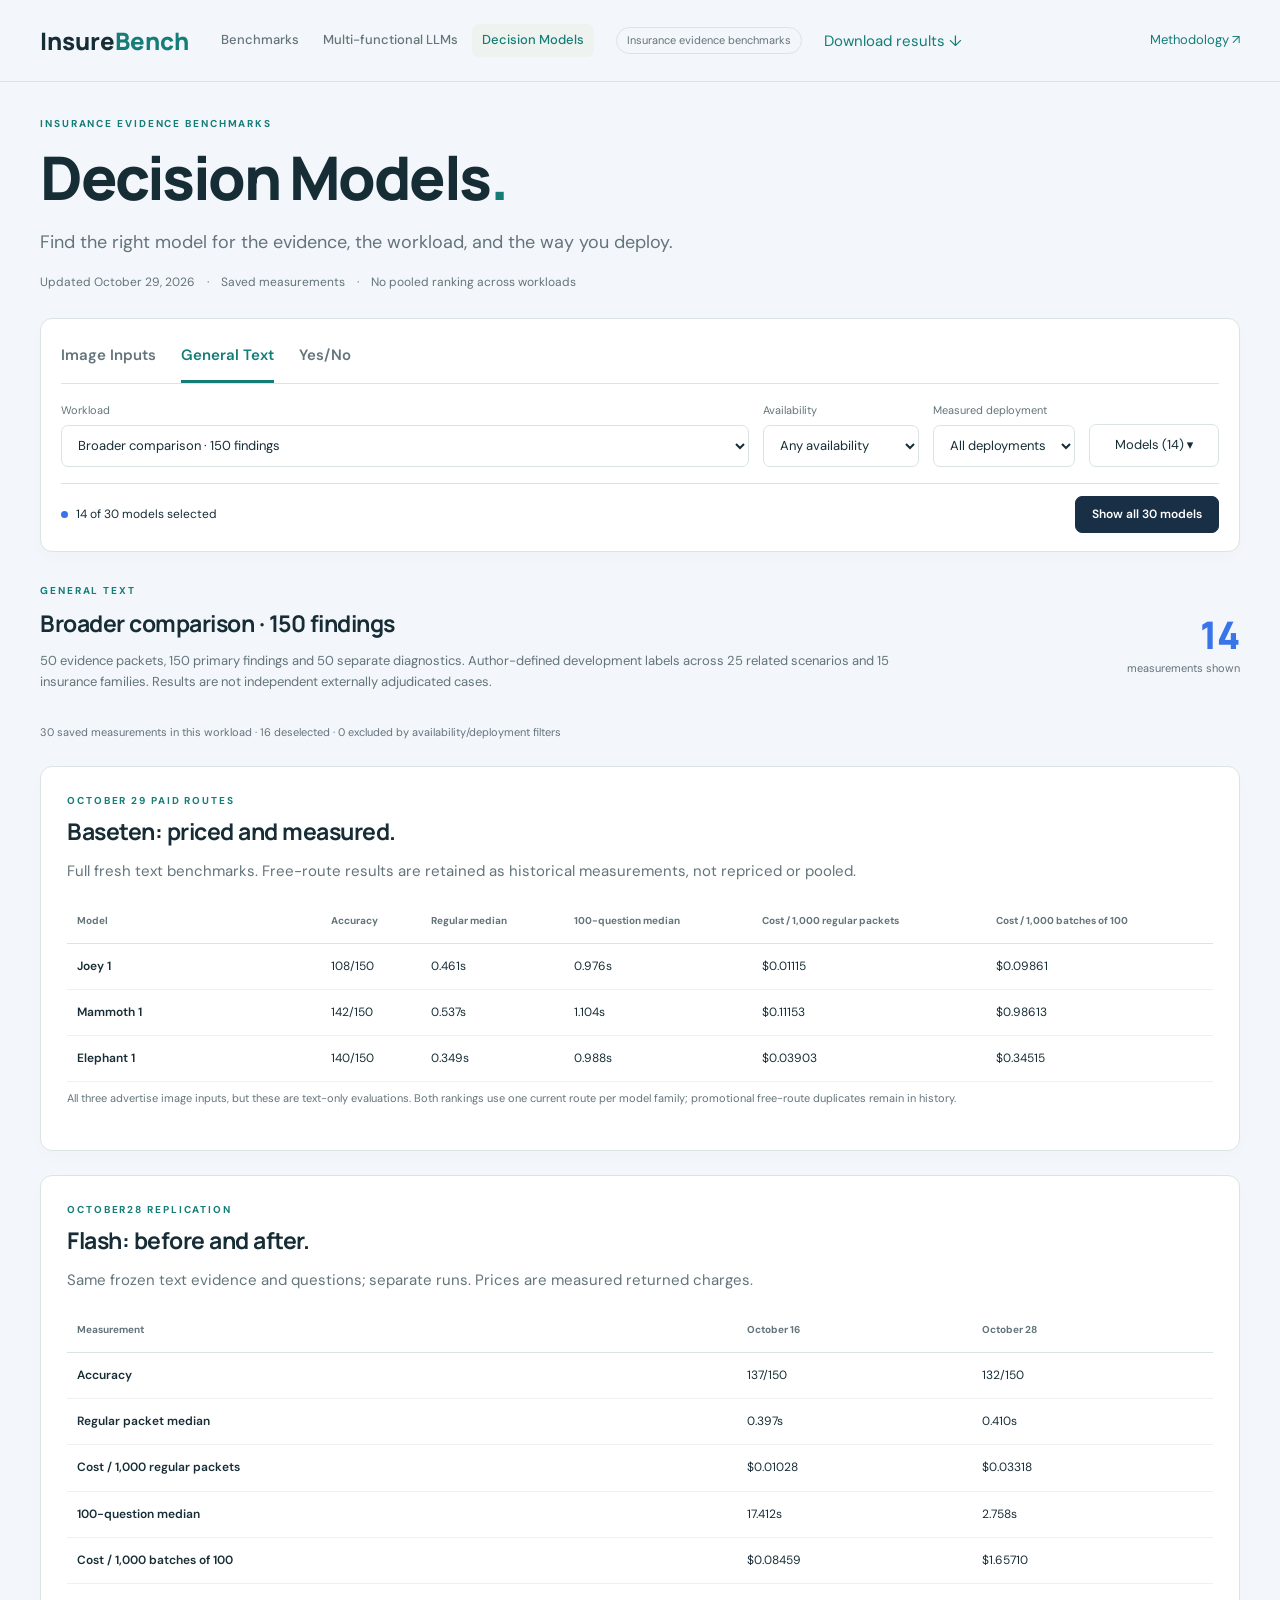
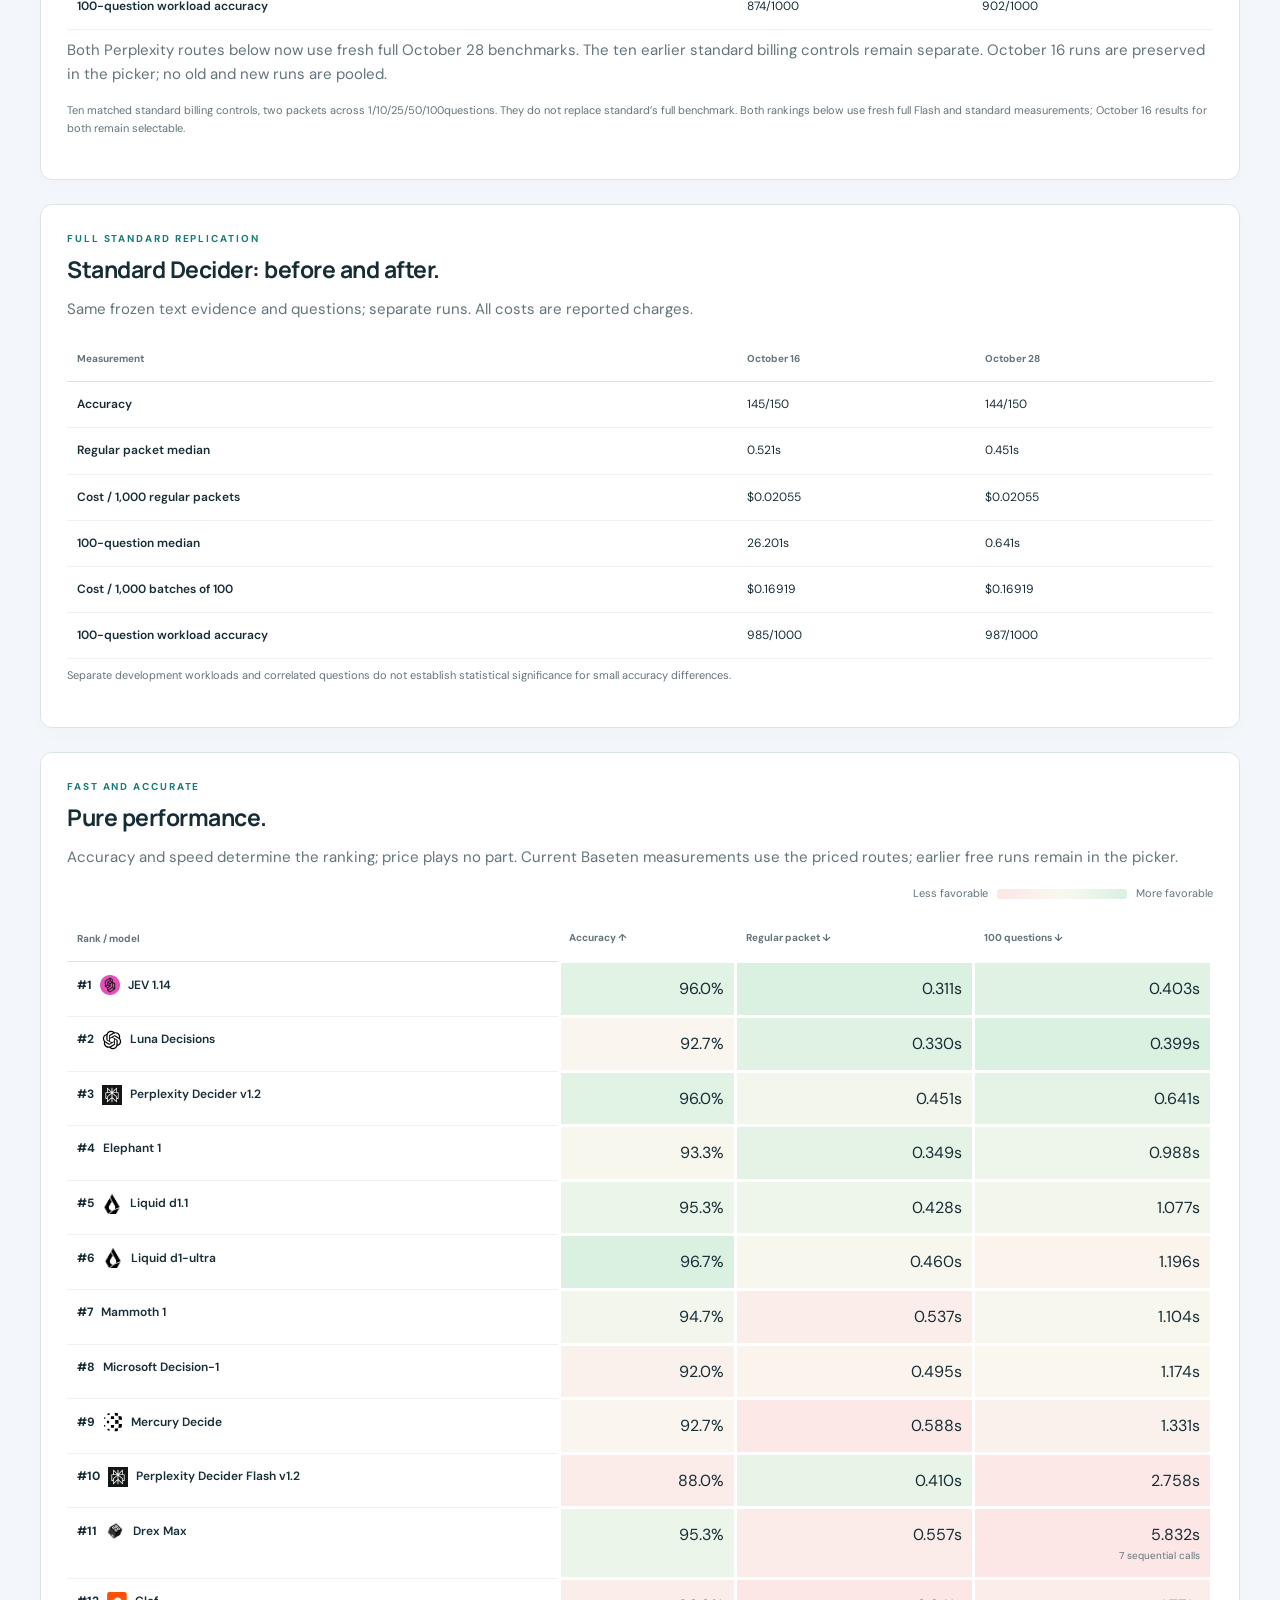
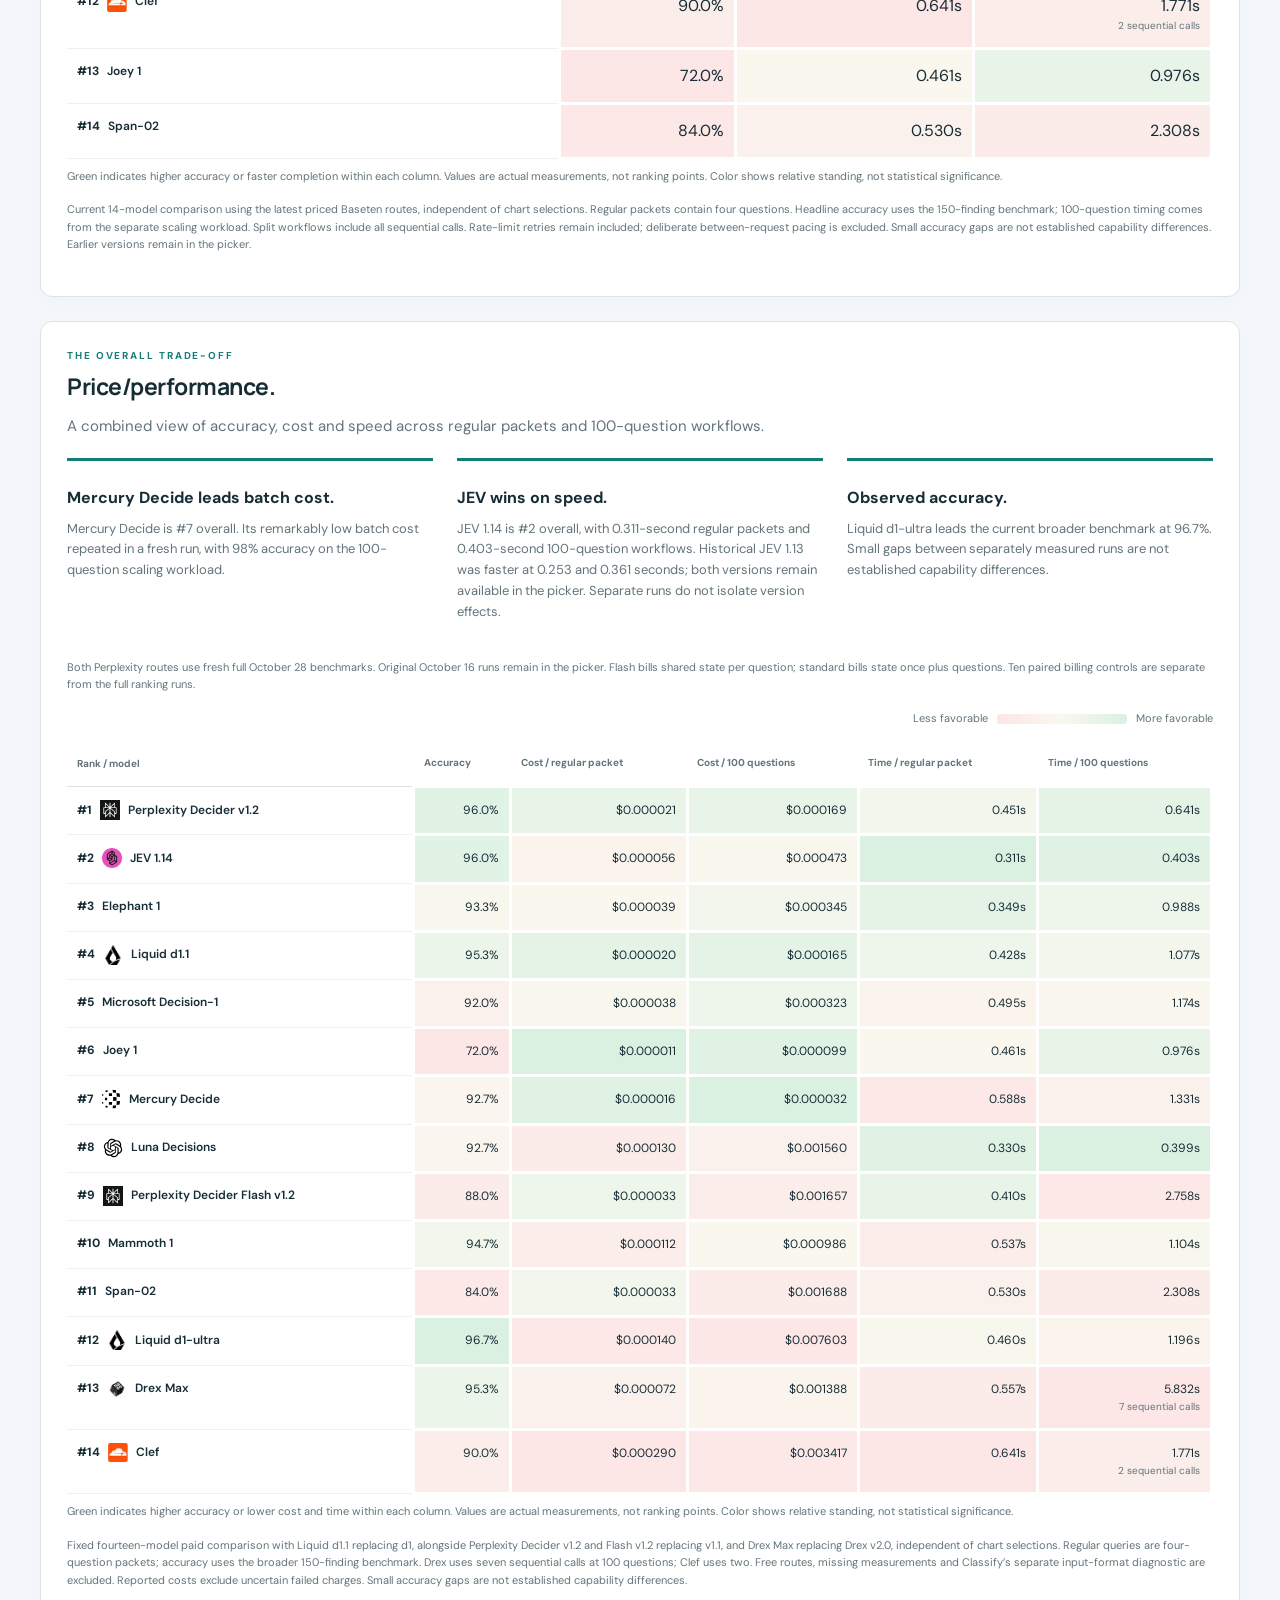
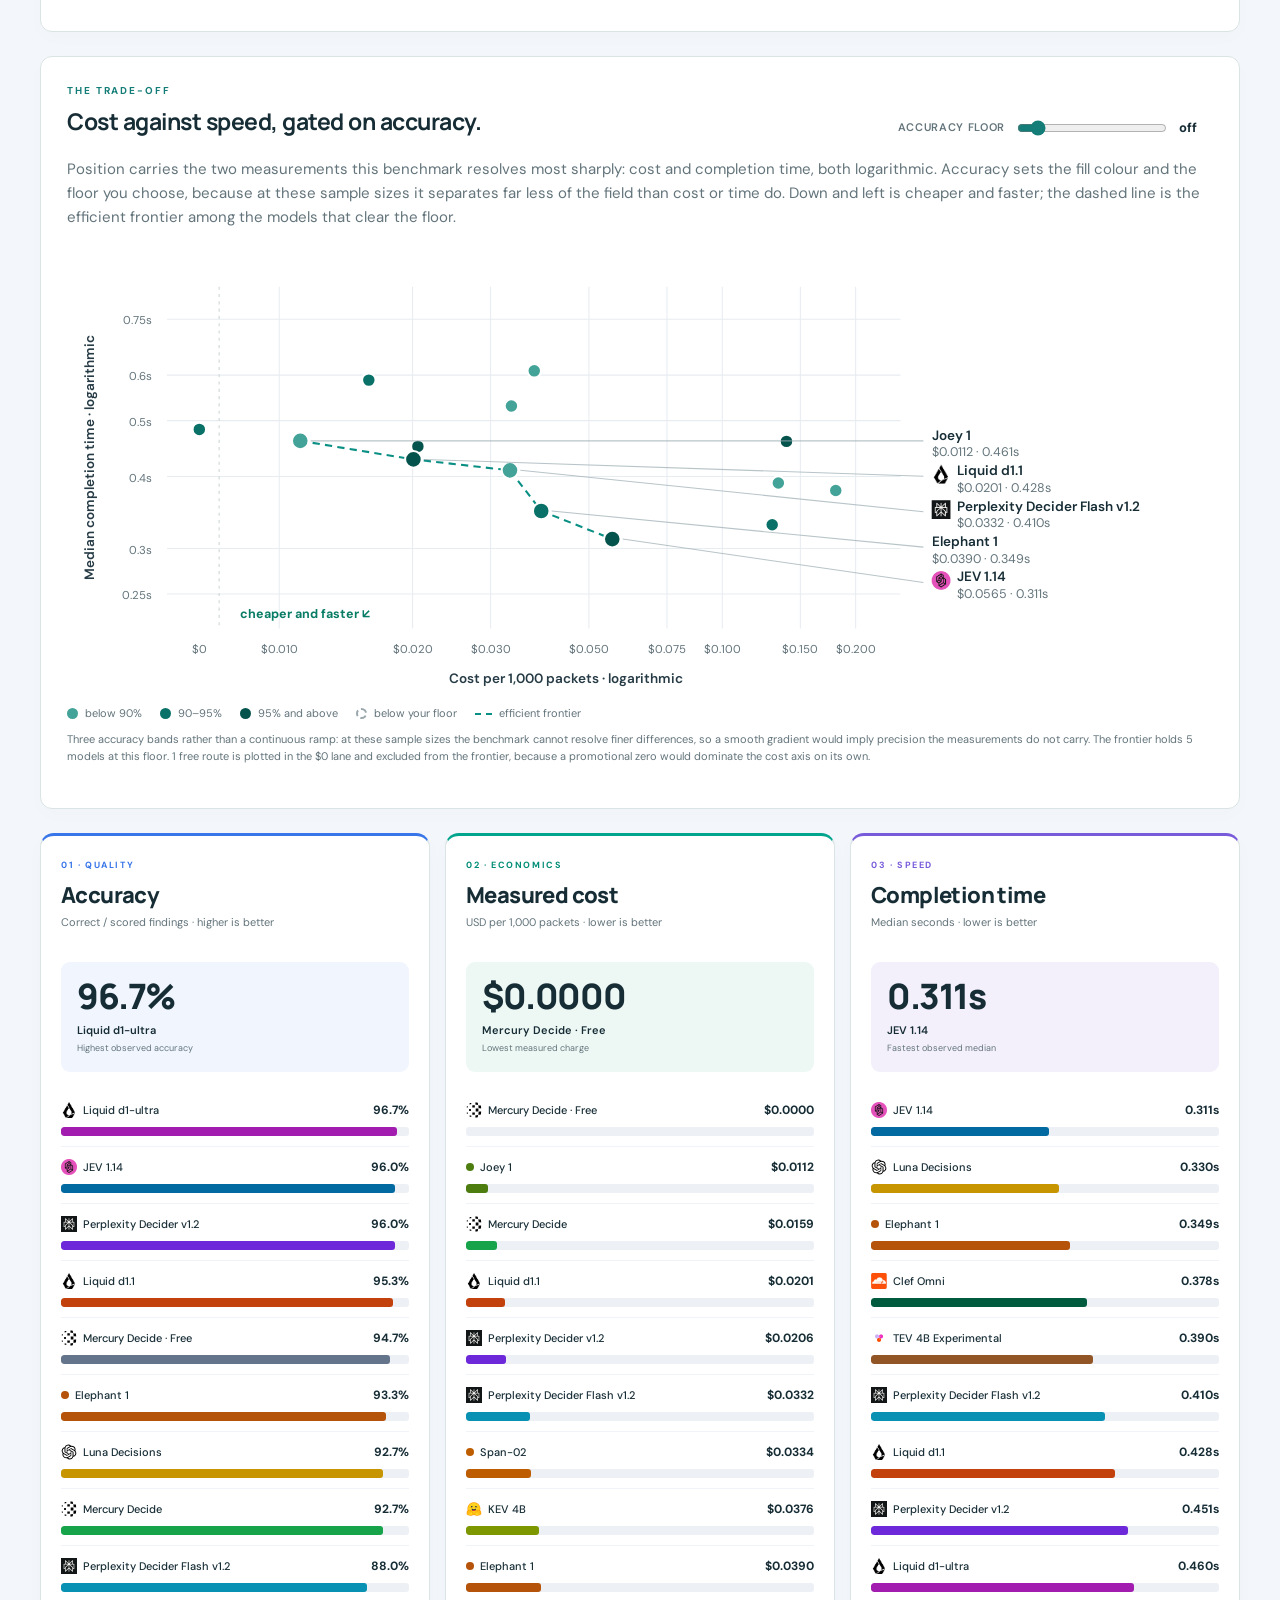
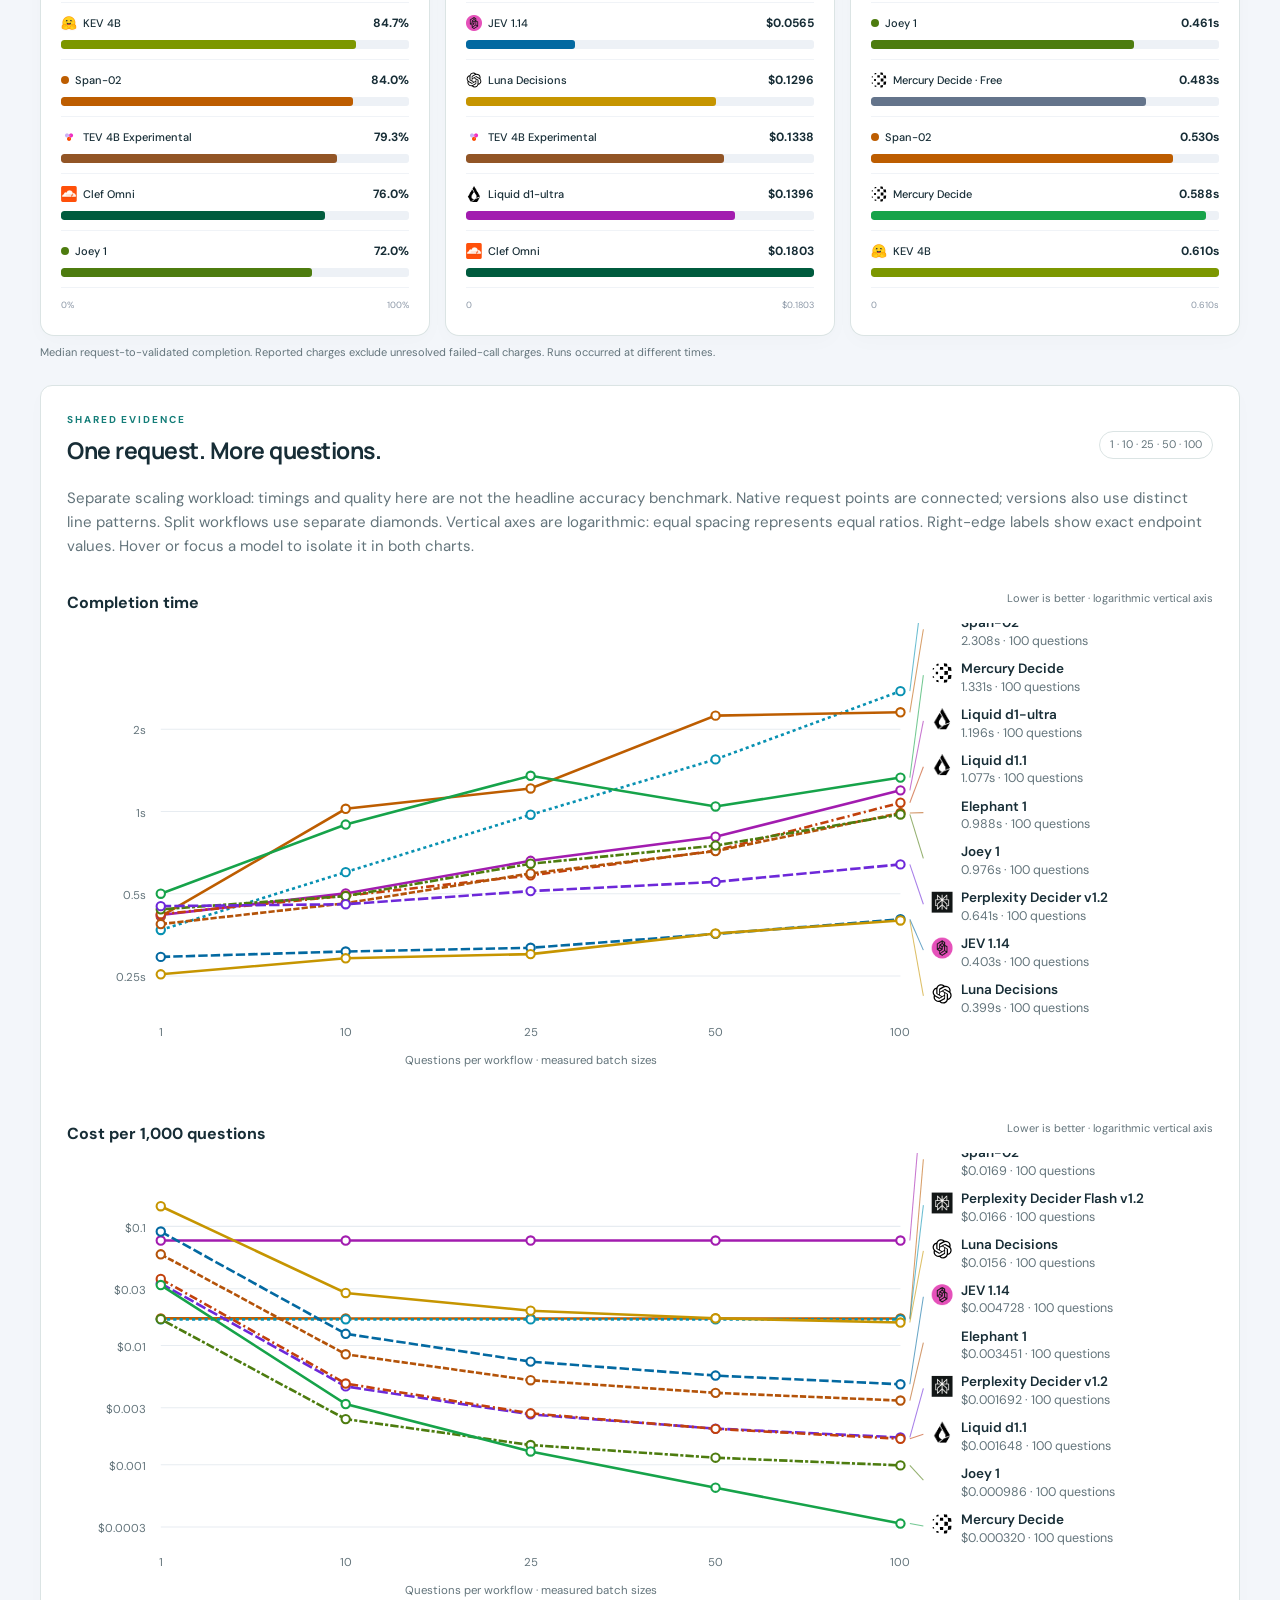
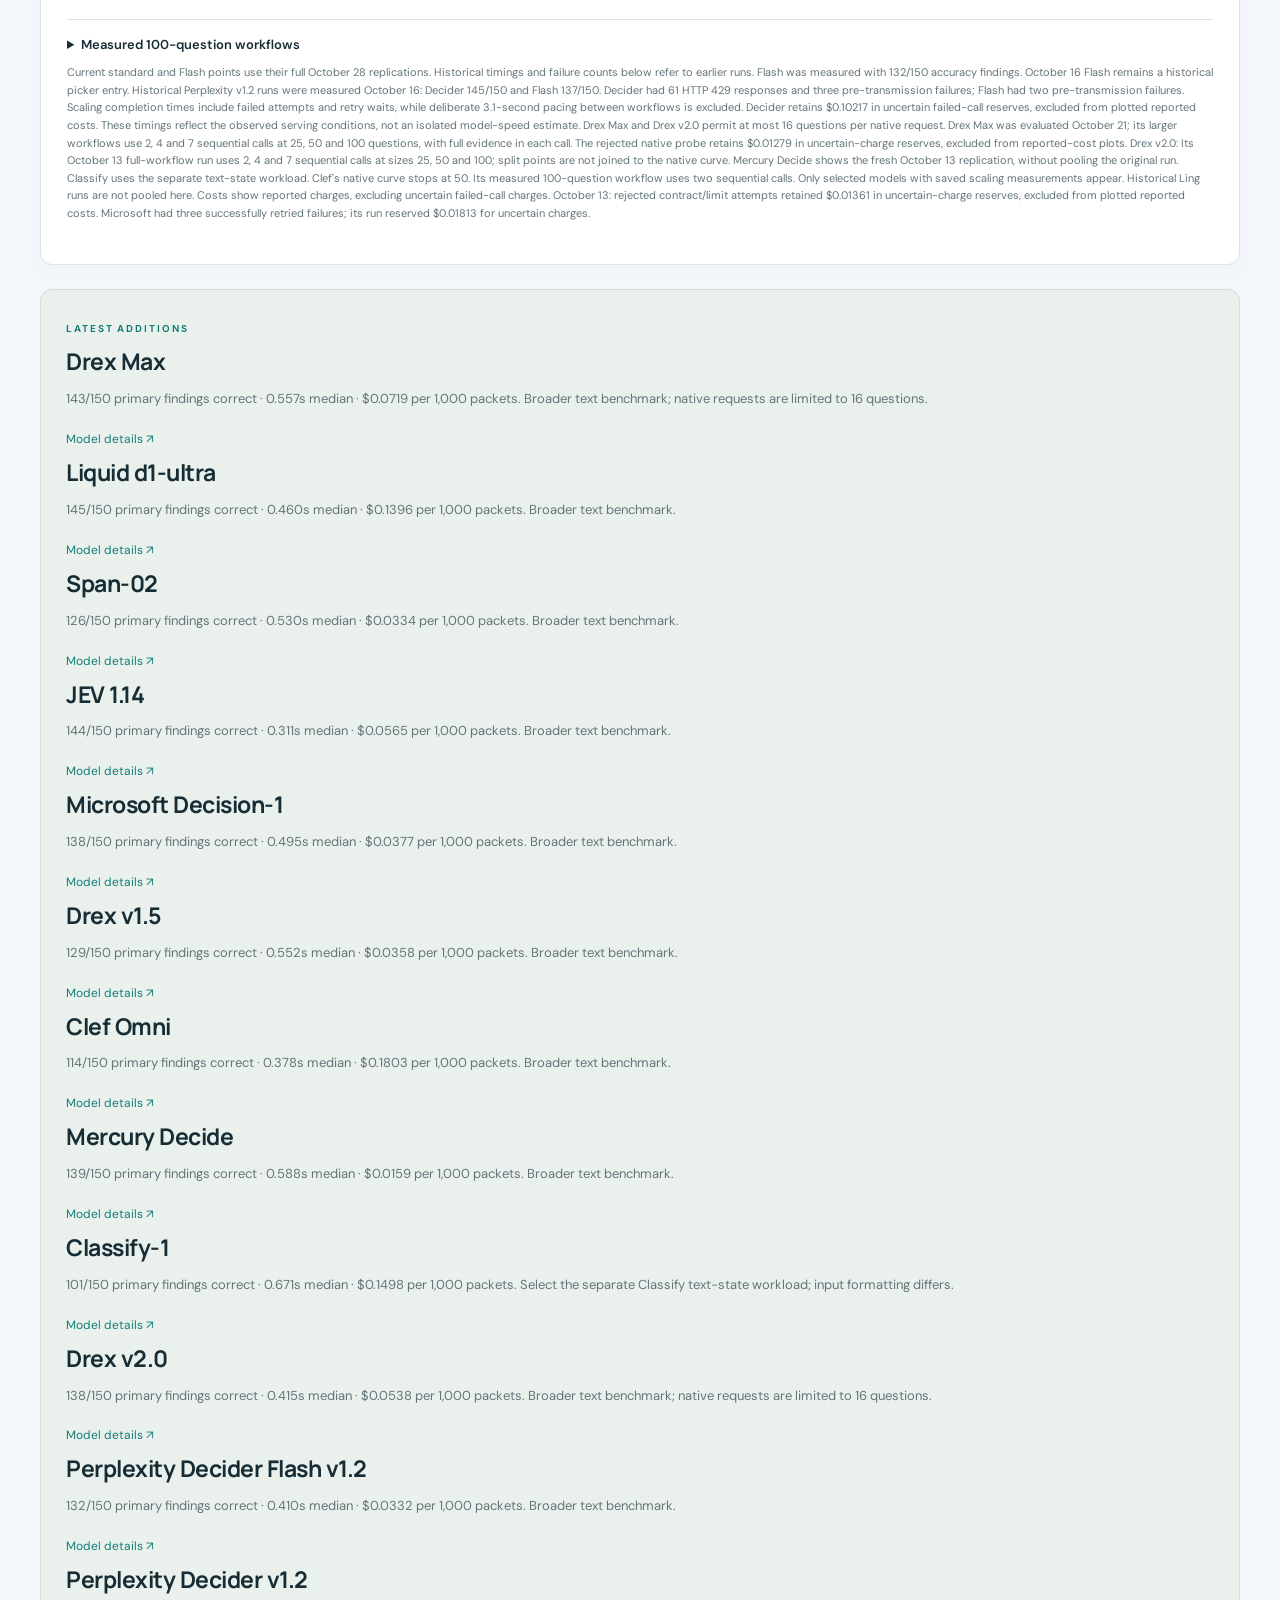
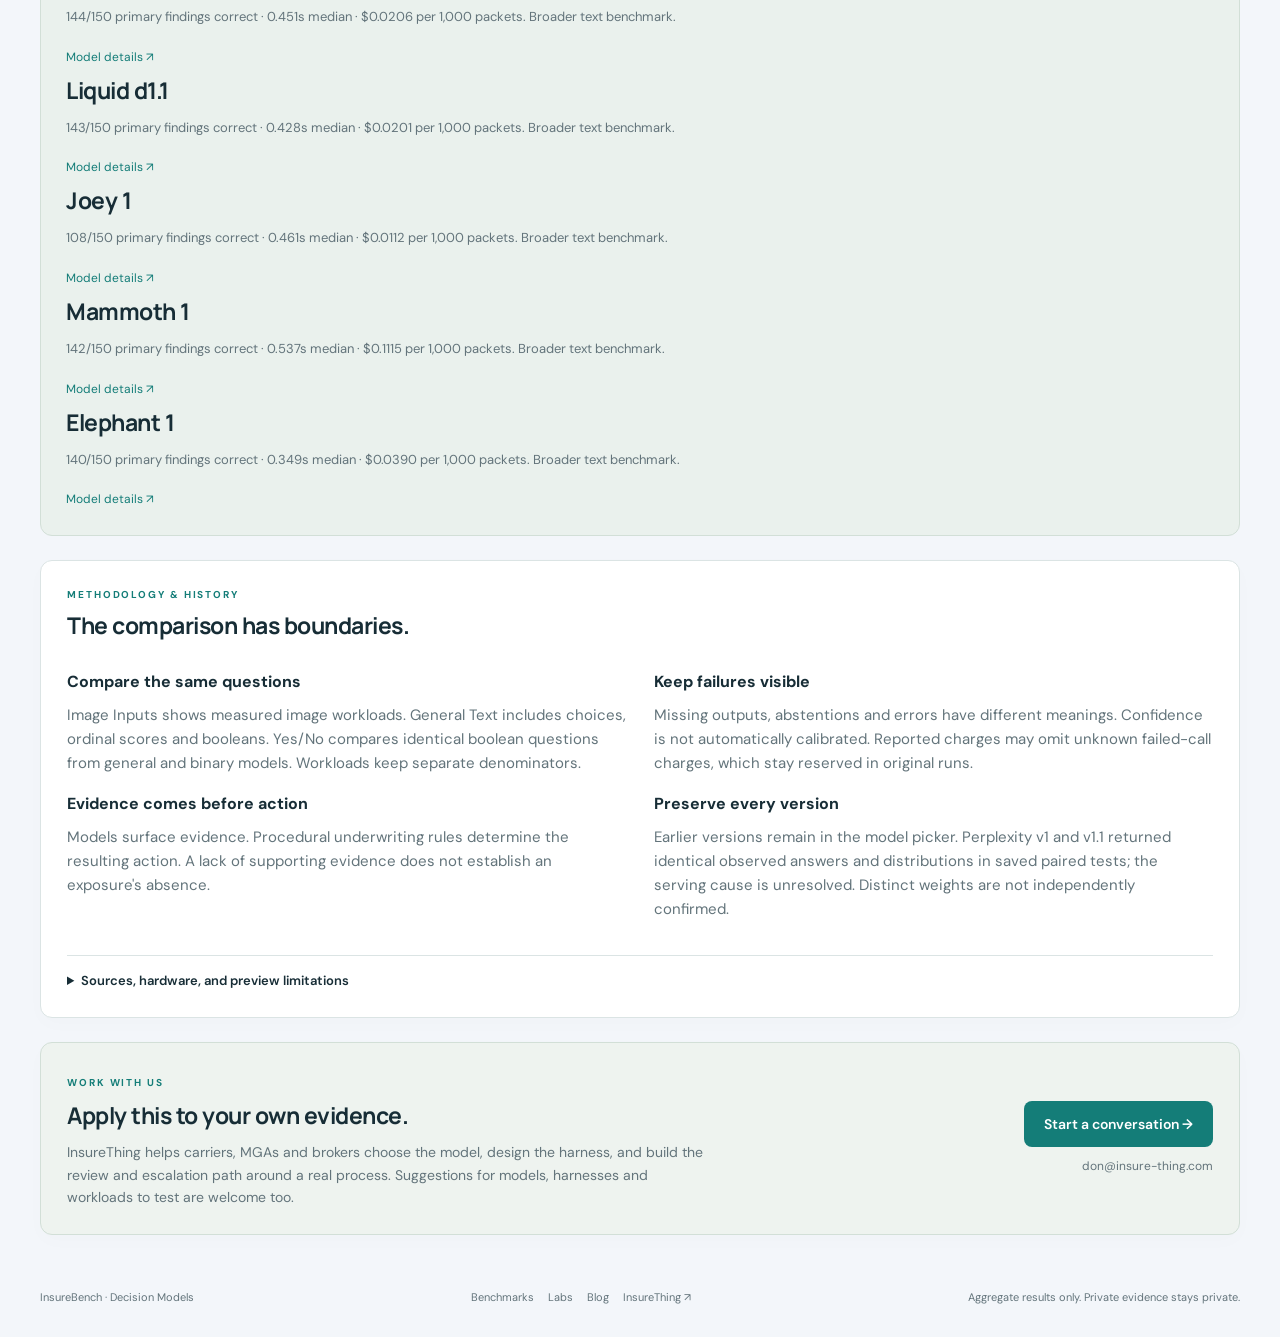
<file: decision-models/index.html>
<!doctype html>
<html lang="en"><head><base href="/decision-models/"><meta charset="utf-8"><meta name="viewport" content="width=device-width,initial-scale=1"><title>Decision Models · InsureBench</title><meta name="description" content="Compare decision models on insurance evidence: accuracy, measured cost, completion time and question scaling."><link rel="canonical" href="https://insurebench.insure-thing.com/decision-models">
<meta property="og:type" content="website">
<meta property="og:site_name" content="InsureThing">
<meta property="og:title" content="Decision Models — accuracy, cost and speed on insurance evidence">
<meta property="og:description" content="Accuracy, measured cost, completion time and 1–100 question scaling for decision models on insurance evidence — image, text and yes/no workloads.">
<meta property="og:url" content="https://insurebench.insure-thing.com/decision-models">
<meta property="og:image" content="https://insurebench.insure-thing.com/og-decision-models.png">
<meta property="og:image:width" content="1200">
<meta property="og:image:height" content="630">
<meta property="og:image:alt" content="InsureBench Decision Models card: Liquid d1-ultra 96.7% accuracy, Mercury Decide $0.000032 per 100 questions, JEV 1.14 0.311s per regular packet.">
<meta name="twitter:card" content="summary_large_image">
<meta name="twitter:title" content="Decision Models — accuracy, cost and speed on insurance evidence">
<meta name="twitter:description" content="Accuracy, cost, completion time and question scaling for decision models on insurance evidence.">
<meta name="twitter:image" content="https://insurebench.insure-thing.com/og-decision-models.png">
<link rel="stylesheet" href="style.css"></head><body>
<header><a class="brand" href="https://insurebench.insure-thing.com">Insure<span>Bench</span></a><nav class="site-nav" aria-label="InsureBench"><a href="https://insurebench.insure-thing.com/benchmarks">Benchmarks</a><a href="https://insurebench.insure-thing.com/#leaderboard">Multi-functional LLMs</a><a class="here" href="" aria-current="page">Decision Models</a></nav><span class="preview">Insurance evidence benchmarks</span><a href="data.json" download>Download results ↓</a><a href="#method">Methodology ↗</a></header>
<main><section class="hero"><div class="eyebrow">INSURANCE EVIDENCE BENCHMARKS</div><h1>Decision Models<span>.</span></h1><p class="lead">Find the right model for the evidence, the workload, and the way you deploy.</p><div class="meta">Updated October 29, 2026 <span>·</span> Saved measurements <span>·</span> No pooled ranking across workloads</div></section>
<section class="controls" aria-label="Comparison filters"><div class="tabs" role="group" aria-label="Benchmark view"><button data-view="image">Image Inputs</button><button data-view="text">General Text</button><button data-view="binary">Yes/No</button></div><div class="filter-row"><label>Workload<select id="workload"></select></label><label>Availability<select id="availability"><option value="all">Any availability</option><option value="open">Open weights</option><option value="local">Locally deployable</option></select></label><label>Measured deployment<select id="deployment"><option value="all">All deployments</option><option value="API">API</option><option value="Local GPU">Local</option></select></label><button id="models-button" aria-expanded="false" aria-controls="picker">Models <span id="selected-count"></span> ▾</button></div>
<div class="selection-strip"><div><span class="selection-dot"></span><span id="selection-summary"></span></div><button id="all-models">Show all models</button></div><div id="picker" hidden><div class="picker-toolbar"><input id="model-search" type="search" placeholder="Find a model or version" aria-label="Find a model"><button id="show-all">Show all evaluated</button><button id="clear">Clear</button><button id="reset">Reset to recommended</button></div><div id="model-options"></div><p class="fine">All saved models remain available. Earlier versions and clearly dominated API results may be hidden in the recommended view. Your selection overrides that default.</p></div></section>
<section class="context"><div><span class="eyebrow" id="view-label"></span><h2 id="workload-title"></h2><p id="scope"></p></div><div class="summary"><strong id="model-count">0</strong><span>measurements shown</span></div></section>
<p id="filter-note" class="fine"></p><div id="empty" hidden class="empty">No matching measurements. Change your filters or select models to compare.</div>
<section id="baseten-paid" class="panel"><div class="eyebrow">OCTOBER 29 PAID ROUTES</div><h2>Baseten: priced and measured.</h2><p>Full fresh text benchmarks. Free-route results are retained as historical measurements, not repriced or pooled.</p><div class="table-wrap"><table><thead><tr><th>Model</th><th>Accuracy</th><th>Regular median</th><th>100-question median</th><th>Cost / 1,000 regular packets</th><th>Cost / 1,000 batches of 100</th></tr></thead><tbody><tr><td>Joey 1</td><td>108/150</td><td>0.461s</td><td>0.976s</td><td>$0.01115</td><td>$0.09861</td></tr><tr><td>Mammoth 1</td><td>142/150</td><td>0.537s</td><td>1.104s</td><td>$0.11153</td><td>$0.98613</td></tr><tr><td>Elephant 1</td><td>140/150</td><td>0.349s</td><td>0.988s</td><td>$0.03903</td><td>$0.34515</td></tr></tbody></table></div><p class="fine">All three advertise image inputs, but these are text-only evaluations. Both rankings use one current route per model family; promotional free-route duplicates remain in history. </p></section><section id="flash-retest" class="panel"><div class="eyebrow">OCTOBER28 REPLICATION</div><h2>Flash: before and after.</h2><p>Same frozen text evidence and questions; separate runs. Prices are measured returned charges.</p><div class="table-wrap"><table><thead><tr><th>Measurement</th><th>October 16</th><th>October 28</th></tr></thead><tbody><tr><td>Accuracy</td><td>137/150</td><td>132/150</td></tr><tr><td>Regular packet median</td><td>0.397s</td><td>0.410s</td></tr><tr><td>Cost / 1,000 regular packets</td><td>$0.01028</td><td>$0.03318</td></tr><tr><td>100-question median</td><td>17.412s</td><td>2.758s</td></tr><tr><td>Cost / 1,000 batches of 100</td><td>$0.08459</td><td>$1.65710</td></tr><tr><td>100-question workload accuracy</td><td>874/1000</td><td>902/1000</td></tr></tbody></table></div><p>Both Perplexity routes below now use fresh full October 28 benchmarks. The ten earlier standard billing controls remain separate. October 16 runs are preserved in the picker; no old and new runs are pooled.</p><p class="fine">Ten matched standard billing controls, two packets across 1/10/25/50/100questions. They do not replace standard’s full benchmark. Both rankings below use fresh full Flash and standard measurements; October 16 results for both remain selectable. </p></section><section id="standard-retest" class="panel"><div class="eyebrow">FULL STANDARD REPLICATION</div><h2>Standard Decider: before and after.</h2><p>Same frozen text evidence and questions; separate runs. All costs are reported charges.</p><div class="table-wrap"><table><thead><tr><th>Measurement</th><th>October 16</th><th>October 28</th></tr></thead><tbody><tr><td>Accuracy</td><td>145/150</td><td>144/150</td></tr><tr><td>Regular packet median</td><td>0.521s</td><td>0.451s</td></tr><tr><td>Cost / 1,000 regular packets</td><td>$0.02055</td><td>$0.02055</td></tr><tr><td>100-question median</td><td>26.201s</td><td>0.641s</td></tr><tr><td>Cost / 1,000 batches of 100</td><td>$0.16919</td><td>$0.16919</td></tr><tr><td>100-question workload accuracy</td><td>985/1000</td><td>987/1000</td></tr></tbody></table></div><p class="fine"> Separate development workloads and correlated questions do not establish statistical significance for small accuracy differences.</p></section><section id="performance-section" class="panel"><div class="eyebrow">FAST AND ACCURATE</div><h2>Pure performance.</h2><p>Accuracy and speed determine the ranking; price plays no part. Current Baseten measurements use the priced routes; earlier free runs remain in the picker.</p><div id="performance-results"></div><p class="fine">Current 14-model comparison using the latest priced Baseten routes, independent of chart selections. Regular packets contain four questions. Headline accuracy uses the 150-finding benchmark; 100-question timing comes from the separate scaling workload. Split workflows include all sequential calls. Rate-limit retries remain included; deliberate between-request pacing is excluded. Small accuracy gaps are not established capability differences. Earlier versions remain in the picker.</p></section>
<section id="power-section" class="panel"><div class="eyebrow">THE OVERALL TRADE-OFF</div><h2>Price/performance.</h2><p>A combined view of accuracy, cost and speed across regular packets and 100-question workflows.</p><div class="power-winners"><article><h3>Mercury Decide leads batch cost.</h3><p>Mercury Decide is #7 overall. Its remarkably low batch cost repeated in a fresh run, with 98% accuracy on the 100-question scaling workload.</p></article><article><h3>JEV wins on speed.</h3><p>JEV 1.14 is #2 overall, with 0.311-second regular packets and 0.403-second 100-question workflows. Historical JEV 1.13 was faster at 0.253 and 0.361 seconds; both versions remain available in the picker. Separate runs do not isolate version effects.</p></article><article><h3>Observed accuracy.</h3><p>Liquid d1-ultra leads the current broader benchmark at 96.7%. Small gaps between separately measured runs are not established capability differences.</p></article></div><p class="fine">Both Perplexity routes use fresh full October 28 benchmarks. Original October 16 runs remain in the picker. Flash bills shared state per question; standard bills state once plus questions. Ten paired billing controls are separate from the full ranking runs.</p><div id="power-results"></div><p class="fine">Fixed fourteen-model paid comparison with Liquid d1.1 replacing d1, alongside Perplexity Decider v1.2 and Flash v1.2 replacing v1.1, and Drex Max replacing Drex v2.0, independent of chart selections. Regular queries are four-question packets; accuracy uses the broader 150-finding benchmark. Drex uses seven sequential calls at 100 questions; Clef uses two. Free routes, missing measurements and Classify’s separate input-format diagnostic are excluded. Reported costs exclude uncertain failed charges. Small accuracy gaps are not established capability differences.</p></section>
<section id="frontier-section" class="panel"><div class="section-head"><div><div class="eyebrow">THE TRADE-OFF</div><h2>Cost against speed, gated on accuracy.</h2></div><label class="floor-ctl">Accuracy floor<input type="range" id="acc-floor" min="0" max="100" step="1" value="0" aria-describedby="frontier-note"><span id="acc-floor-value">off</span></label></div><p>Position carries the two measurements this benchmark resolves most sharply: cost and completion time, both logarithmic. Accuracy sets the fill colour and the floor you choose, because at these sample sizes it separates far less of the field than cost or time do. Down and left is cheaper and faster; the dashed line is the efficient frontier among the models that clear the floor.</p><div id="frontier"></div><p class="fine" id="frontier-note"></p></section>
<section id="overview" class="three" aria-label="Overview charts"></section><p id="timing" class="fine"></p>
<section id="scaling-section" class="panel"><div class="section-head"><div><div class="eyebrow">SHARED EVIDENCE</div><h2>One request. More questions.</h2></div><span class="pill">1 · 10 · 25 · 50 · 100</span></div><p>Separate scaling workload: timings and quality here are not the headline accuracy benchmark. Native request points are connected; versions also use distinct line patterns. Split workflows use separate diamonds. Vertical axes are logarithmic: equal spacing represents equal ratios. Right-edge labels show exact endpoint values. Hover or focus a model to isolate it in both charts.</p><div class="two"><div id="scale-time"></div><div id="scale-cost"></div></div><details><summary>Measured 100-question workflows</summary><div id="hundred"></div></details><p class="fine">Current standard and Flash points use their full October 28 replications. Historical timings and failure counts below refer to earlier runs. Flash was measured with 132/150 accuracy findings. October 16 Flash remains a historical picker entry. Historical Perplexity v1.2 runs were measured October 16: Decider 145/150 and Flash 137/150. Decider had 61 HTTP 429 responses and three pre-transmission failures; Flash had two pre-transmission failures. Scaling completion times include failed attempts and retry waits, while deliberate 3.1-second pacing between workflows is excluded. Decider retains $0.10217 in uncertain failed-call reserves, excluded from plotted reported costs. These timings reflect the observed serving conditions, not an isolated model-speed estimate. Drex Max and Drex v2.0 permit at most 16 questions per native request. Drex Max was evaluated October 21; its larger workflows use 2, 4 and 7 sequential calls at 25, 50 and 100 questions, with full evidence in each call. The rejected native probe retains $0.01279 in uncertain-charge reserves, excluded from reported-cost plots. Drex v2.0: Its October 13 full-workflow run uses 2, 4 and 7 sequential calls at sizes 25, 50 and 100; split points are not joined to the native curve. Mercury Decide shows the fresh October 13 replication, without pooling the original run. Classify uses the separate text-state workload. Clef's native curve stops at 50. Its measured 100-question workflow uses two sequential calls. Only selected models with saved scaling measurements appear. Historical Ling runs are not pooled here. Costs show reported charges, excluding uncertain failed-call charges. October 13: rejected contract/limit attempts retained $0.01361 in uncertain-charge reserves, excluded from plotted reported costs. Microsoft had three successfully retried failures; its run reserved $0.01813 for uncertain charges.</p></section>
<section class="pending"><span class="eyebrow">LATEST ADDITIONS</span><div id="entrant-status"></div></section>
<section id="method" class="panel"><div class="eyebrow">METHODOLOGY & HISTORY</div><h2>The comparison has boundaries.</h2><div class="two"><article><h3>Compare the same questions</h3><p>Image Inputs shows measured image workloads. General Text includes choices, ordinal scores and booleans. Yes/No compares identical boolean questions from general and binary models. Workloads keep separate denominators.</p><h3>Evidence comes before action</h3><p>Models surface evidence. Procedural underwriting rules determine the resulting action. A lack of supporting evidence does not establish an exposure's absence.</p></article><article><h3>Keep failures visible</h3><p>Missing outputs, abstentions and errors have different meanings. Confidence is not automatically calibrated. Reported charges may omit unknown failed-call charges, which stay reserved in original runs.</p><h3>Preserve every version</h3><p>Earlier versions remain in the model picker. Perplexity v1 and v1.1 returned identical observed answers and distributions in saved paired tests; the serving cause is unresolved. Distinct weights are not independently confirmed.</p></article></div><details><summary>Sources, hardware, and preview limitations</summary><p>This page uses saved aggregate summaries with SHA-256 source hashes in the download. The October 14 JEV 1.14 run passed raw-answer, input-integrity and billing audits. Historical workloads retain their original audit qualifications. Local smoke results use AMD RX 6800 XT; precision appears in model labels where recorded. Memory is peak PyTorch allocation. Decider's eager reference runtime is not optimized serving. Image labels and development labels have the qualifications shown for each workload.</p><p>October 29: added audited priced Baseten Joey 1, Mammoth 1 and Elephant 1 full text benchmarks. October 28: replicated both Perplexity v1.2 routes with full accuracy/scaling runs and matched billing controls; original runs remain in history. October 27: added audited Liquid d1.1 text accuracy and native 1–100 question scaling; published price/performance and pure performance comparisons. d1.1 returned 140 valid requests with no failures, costing $0.006615 total. No image tests were run. October 22: added BaseTen Mammoth 1 (free) and Elephant 1 (free), with 150-finding accuracy and native 1–100 question scaling. All 280 planned requests returned valid answers at zero reported charge and passed raw-answer, input-integrity and billing audits. The scaling runs encountered free-tier HTTP429 limits: failed attempts and retry waits remain in logical completion time; deliberate pacing between attempts is excluded. Free promotional routes remain outside the paid power ranking and efficient frontier. October 21: published audited Perplexity Decider v1.2 and Flash v1.2 accuracy and full scaling; retained earlier versions in the picker. October 21: added Drex Max accuracy and split scaling; all raw answers, evidence partitions and billing passed audit. October 14: added JEV 1.14 accuracy and 1–100 question scaling. October 9: combined workload views, model selection, availability filters and version history. Includes the October 9 three-model accuracy evaluation and Microsoft scaling run, plus October 10 Mercury Decide accuracy and scaling. Insurance evidence benchmarks.</p></details></section>
<section class="cta panel"><div><span class="eyebrow">WORK WITH US</span><h2>Apply this to your own evidence.</h2><p>InsureThing helps carriers, MGAs and brokers choose the model, design the harness, and build the review and escalation path around a real process. Suggestions for models, harnesses and workloads to test are welcome too.</p></div><div class="cta-actions"><a class="btn" href="https://insure-thing.com/contact">Start a conversation →</a><a href="mailto:don@insure-thing.com">don@insure-thing.com</a></div></section><footer><span>InsureBench · Decision Models</span><nav class="foot-links" aria-label="More from InsureThing"><a href="https://insurebench.insure-thing.com/benchmarks">Benchmarks</a><a href="https://insure-thing.com/labs">Labs</a><a href="https://insure-thing.com/blog">Blog</a><a href="https://insure-thing.com">InsureThing ↗</a></nav><span>Aggregate results only. Private evidence stays private.</span></footer></main><script src="app.js"></script></body></html>
</file>
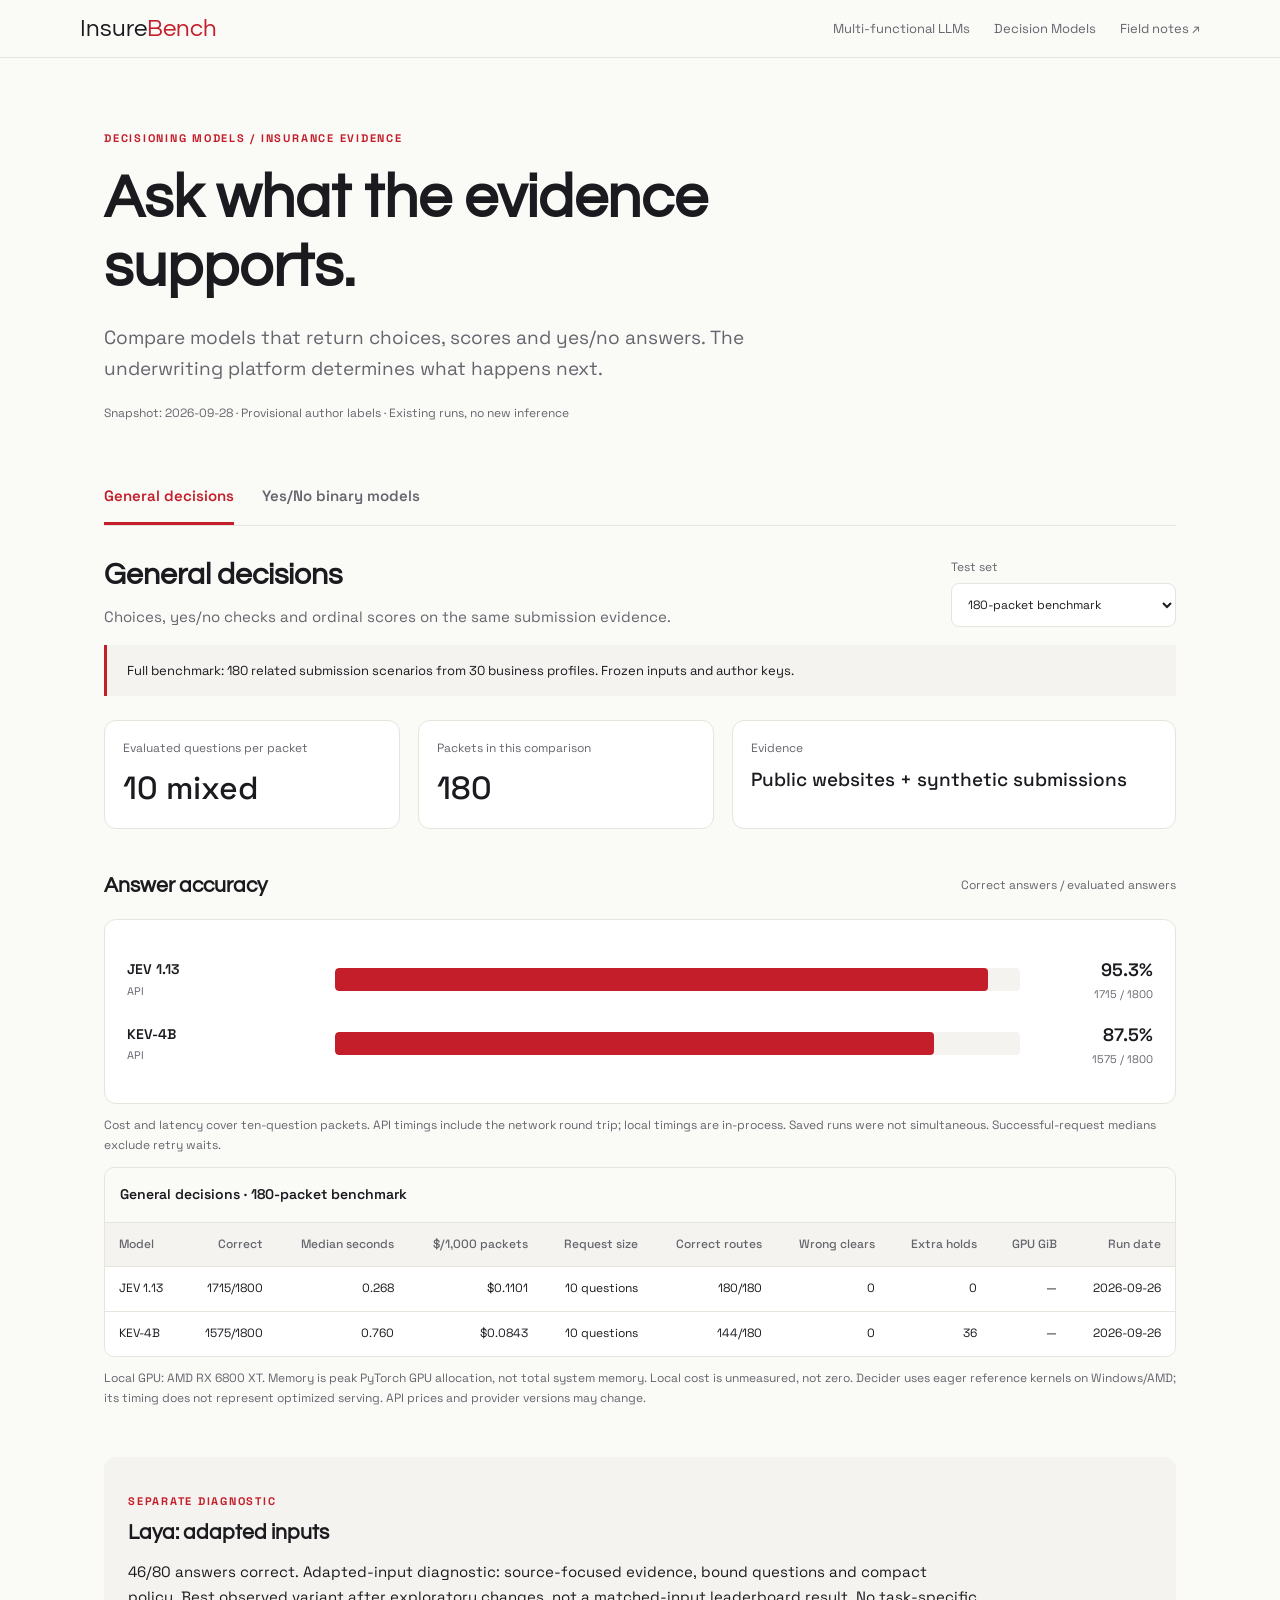
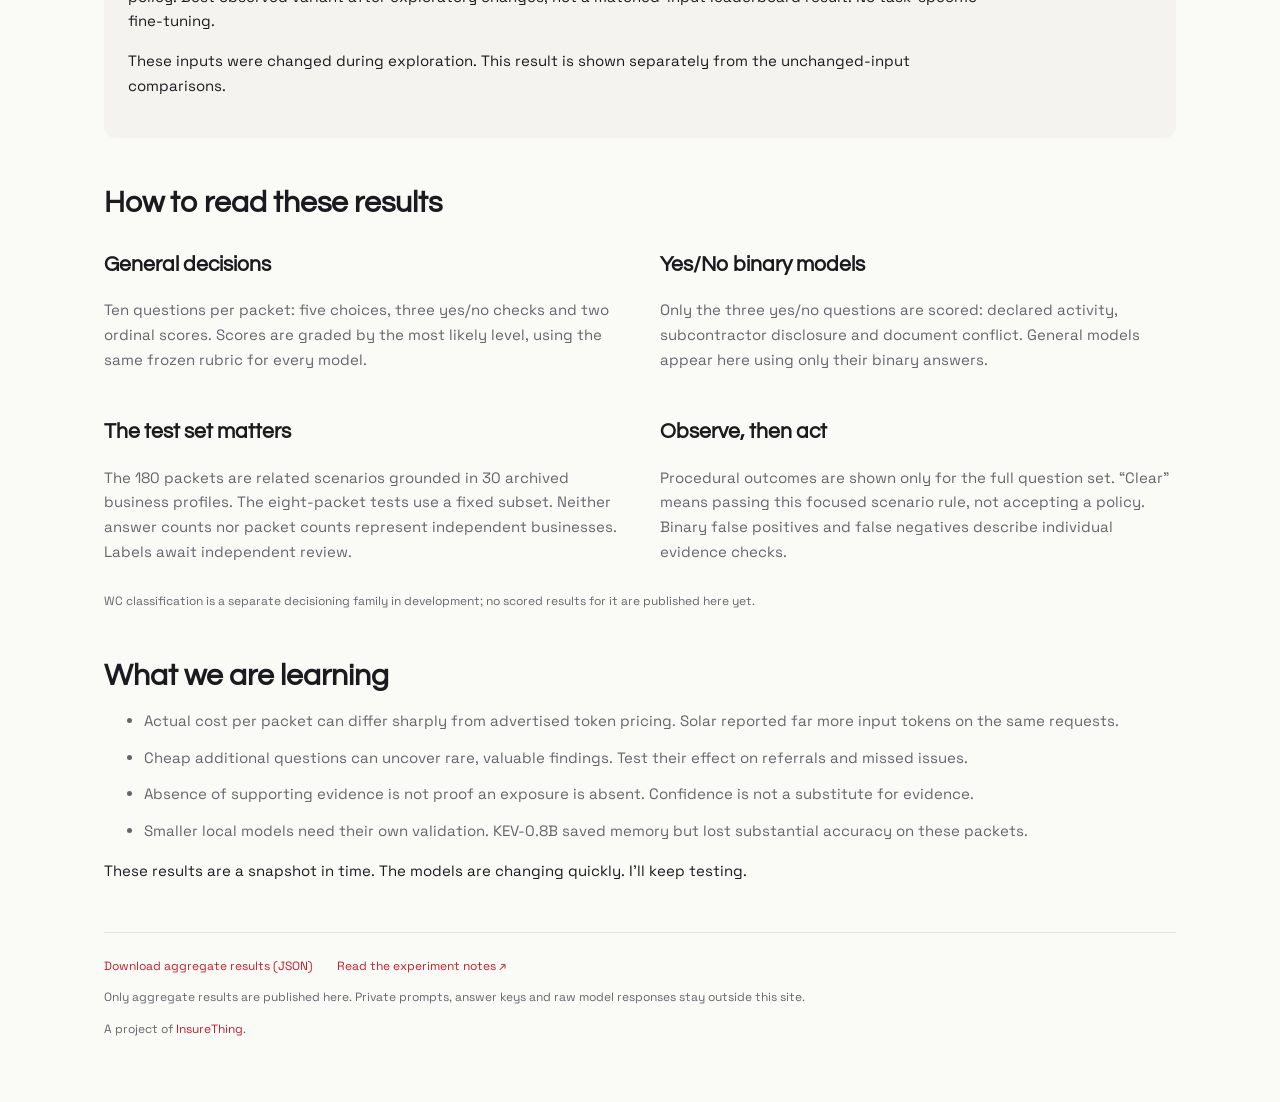
<file: archived-decisions.html>
<!doctype html>
<html lang="en">
<head>
<meta charset="utf-8"><meta name="viewport" content="width=device-width, initial-scale=1">
<title>Decisioning models | InsureBench</title>
<meta name="description" content="Insurance evidence benchmarks for general decision models and binary checks. Accuracy, latency, actual cost and local model findings.">
<link rel="icon" href="/favicon.ico"><link rel="stylesheet" href="/decisions.css">
<link href="https://fonts.googleapis.com/css2?family=Questrial&family=Space+Grotesk:wght@400;500;600;700&display=swap" rel="stylesheet">
<link rel="canonical" href="https://insurebench.insure-thing.com/archived-decisions">
</head>
<body>
<nav><a class="brand" href="/">Insure<span>Bench</span></a><a href="/">Multi-functional LLMs</a><a href="/decision-models">Decision Models</a><a href="https://www.insure-thing.com/blog/jev-gets-competition">Field notes ↗</a></nav>
<main>
<header><p class="eyebrow">DECISIONING MODELS / INSURANCE EVIDENCE</p><h1>Ask what the evidence supports.</h1><p class="intro">Compare models that return choices, scores and yes/no answers. The underwriting platform determines what happens next.</p><p class="meta">Snapshot: <span id="date">September 28, 2026</span> · Provisional author labels · Existing runs, no new inference</p></header>
<div class="tabs" aria-label="Decision benchmark sections"><a id="general-tab" href="#general">General decisions</a><a id="binary-tab" href="#binary">Yes/No binary models</a></div>
<section aria-labelledby="section-title">
<div class="heading"><div><h2 id="section-title">General decisions</h2><p id="description"></p></div><label>Test set<select id="cohort"><option value="core">180-packet benchmark</option><option value="smoke">8-packet exploratory tests</option></select></label></div>
<div class="context" id="context"></div>
<div class="metrics"><article><span id="scope-label">Questions per packet</span><strong id="scope"></strong></article><article><span>Packets in this comparison</span><strong id="packets"></strong></article><article><span>Evidence</span><strong class="small">Public websites + synthetic submissions</strong></article></div>
<div class="chart-head"><h3>Answer accuracy</h3><span>Correct answers / evaluated answers</span></div>
<div id="bars" aria-label="Model accuracy comparison"></div>
<p id="timing-note" class="note"></p>
<div class="table-wrap" tabindex="0" aria-label="Detailed model results, scroll horizontally on small screens"><table><caption id="caption">Detailed results</caption><thead id="thead"></thead><tbody id="tbody"></tbody></table></div>
<p class="note">Local GPU: AMD RX 6800 XT. Memory is peak PyTorch GPU allocation, not total system memory. Local cost is unmeasured, not zero. Decider uses eager reference kernels on Windows/AMD; its timing does not represent optimized serving. API prices and provider versions may change.</p>
</section>
<section class="diagnostic"><p class="eyebrow">SEPARATE DIAGNOSTIC</p><h3>Laya: adapted inputs</h3><p id="laya"></p><p>These inputs were changed during exploration. This result is shown separately from the unchanged-input comparisons.</p></section>
<section><h2>How to read these results</h2><div class="method-grid"><article><h3>General decisions</h3><p>Ten questions per packet: five choices, three yes/no checks and two ordinal scores. Scores are graded by the most likely level, using the same frozen rubric for every model.</p></article><article><h3>Yes/No binary models</h3><p>Only the three yes/no questions are scored: declared activity, subcontractor disclosure and document conflict. General models appear here using only their binary answers.</p></article><article><h3>The test set matters</h3><p>The 180 packets are related scenarios grounded in 30 archived business profiles. The eight-packet tests use a fixed subset. Neither answer counts nor packet counts represent independent businesses. Labels await independent review.</p></article><article><h3>Observe, then act</h3><p>Procedural outcomes are shown only for the full question set. “Clear” means passing this focused scenario rule, not accepting a policy. Binary false positives and false negatives describe individual evidence checks.</p></article></div><p class="note">WC classification is a separate decisioning family in development; no scored results for it are published here yet.</p></section>
<section class="notes"><h2>What we are learning</h2><ul><li>Actual cost per packet can differ sharply from advertised token pricing. Solar reported far more input tokens on the same requests.</li><li>Cheap additional questions can uncover rare, valuable findings. Test their effect on referrals and missed issues.</li><li>Absence of supporting evidence is not proof an exposure is absent. Confidence is not a substitute for evidence.</li><li>Smaller local models need their own validation. KEV-0.8B saved memory but lost substantial accuracy on these packets.</li></ul><p>These results are a snapshot in time. The models are changing quickly. I’ll keep testing.</p></section>
<footer><a href="/data/decisions.json" download>Download aggregate results (JSON)</a><a href="https://www.insure-thing.com/blog/jev-gets-competition">Read the experiment notes ↗</a><p>Only aggregate results are published here. Private prompts, answer keys and raw model responses stay outside this site.</p><p>A project of <a href="https://www.insure-thing.com">InsureThing</a>.</p></footer>
</main><script src="/decisions.js"></script>
</body></html>
</file>
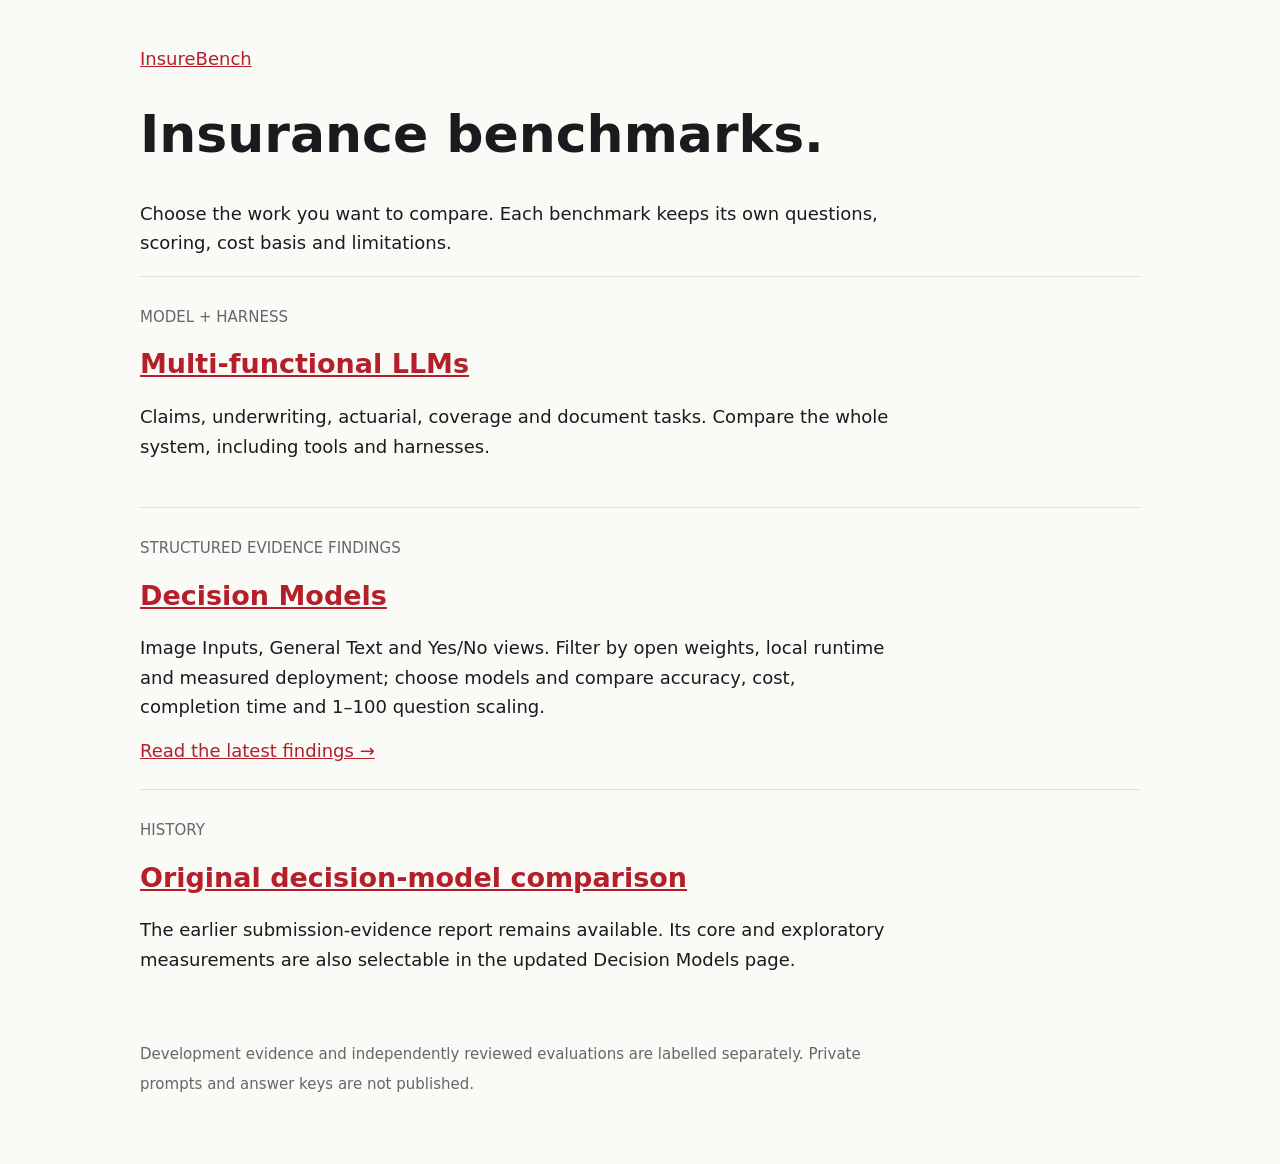
<file: benchmarks.html>
<!doctype html><html lang="en"><head><meta charset="utf-8"><meta name="viewport" content="width=device-width,initial-scale=1"><title>Benchmarks · InsureBench</title><meta name="description" content="Explore insurance model and harness evaluations, decision models and measured evidence workloads."><link rel="canonical" href="https://insurebench.insure-thing.com/benchmarks"><style>body{font:18px system-ui;color:#1a1a1f;background:#fafaf7;margin:0}main{max-width:1000px;margin:auto;padding:48px 24px}a{color:#b51f2a}h1{font-size:52px}article{padding:28px 0;border-top:1px solid #ddd}p{max-width:760px;line-height:1.65}small{color:#65656d}</style></head><body><main><a href="/">InsureBench</a><h1>Insurance benchmarks.</h1><p>Choose the work you want to compare. Each benchmark keeps its own questions, scoring, cost basis and limitations.</p><article><small>MODEL + HARNESS</small><h2><a href="/#leaderboard">Multi-functional LLMs</a></h2><p>Claims, underwriting, actuarial, coverage and document tasks. Compare the whole system, including tools and harnesses.</p></article><article><small>STRUCTURED EVIDENCE FINDINGS</small><h2><a href="/decision-models">Decision Models</a></h2><p>Image Inputs, General Text and Yes/No views. Filter by open weights, local runtime and measured deployment; choose models and compare accuracy, cost, completion time and 1–100 question scaling.</p><a href="https://insure-thing.com/blog/decision-models-mercury-microsoft-and-the-cost-of-100-questions">Read the latest findings →</a></article><article><small>HISTORY</small><h2><a href="/archived-decisions">Original decision-model comparison</a></h2><p>The earlier submission-evidence report remains available. Its core and exploratory measurements are also selectable in the updated Decision Models page.</p></article><p><small>Development evidence and independently reviewed evaluations are labelled separately. Private prompts and answer keys are not published.</small></p></main></body></html>
</file>
<file: decision-models/style.css>
@import url('https://fonts.googleapis.com/css2?family=DM+Sans:wght@400;500;600;700&family=Manrope:wght@500;600;700;800&display=swap');
:root{--ink:#172d36;--muted:#63747b;--teal:#147d78;--line:#dbe4e4;--paper:#f7f9f8;--warm:#eef3ef}*{box-sizing:border-box}body{margin:0;background:var(--paper);color:var(--ink);font:15px/1.6 'DM Sans',system-ui,sans-serif}header{max-width:1440px;margin:auto;padding:24px 40px;display:flex;align-items:center;gap:22px;border-bottom:1px solid var(--line)}header>a:last-child{margin-left:auto;font-size:13px}a{color:var(--teal);text-decoration:none}a:hover{text-decoration:underline}.brand{font:800 24px Manrope,system-ui;color:var(--ink)}.brand span{color:var(--teal)}.preview,.pill{padding:4px 10px;border:1px solid var(--line);border-radius:20px;font-size:11px;color:var(--muted)}main{max-width:1440px;padding:0 40px;margin:auto}.hero{padding:54px 0 34px}.eyebrow{font-size:10px;letter-spacing:1.9px;font-weight:700;color:var(--teal)}h1{font:800 clamp(40px,5vw,68px)/1.1 Manrope,system-ui;margin:12px 0 18px;letter-spacing:-2.5px}h1 span{color:var(--teal)}.lead{font-size:18px;color:var(--muted);margin:0 0 16px}.meta{font-size:12px;color:var(--muted)}.meta span{margin:0 9px}h2{font:700 23px/1.3 Manrope,system-ui;margin:8px 0 12px;letter-spacing:-.5px}h3{font-size:16px;margin:16px 0 7px}p{margin:8px 0 16px;color:var(--muted)}button,input,select{font:inherit}button,select,input{border:1px solid var(--line);border-radius:7px;background:white;color:var(--ink);padding:10px 12px}button{cursor:pointer}button:hover{background:var(--warm)}button:focus-visible,input:focus-visible,select:focus-visible,a:focus-visible,summary:focus-visible{outline:3px solid #e3aa46;outline-offset:3px}.controls{background:white;border:1px solid var(--line);border-radius:12px;padding:8px 20px 18px;position:relative}.tabs{display:flex;gap:25px;border-bottom:1px solid var(--line);margin-bottom:18px}.tabs button{border:0;border-radius:0;background:none;padding:16px 0 13px;font-weight:600;color:var(--muted);border-bottom:3px solid transparent}.tabs button[aria-pressed=true]{color:var(--teal);border-bottom-color:var(--teal)}.filter-row{display:flex;align-items:flex-end;gap:14px}.filter-row label{font-size:11px;color:var(--muted);display:grid;gap:5px}.filter-row label:first-child{flex:1}select{font-size:13px;min-height:42px}.filter-row>button{margin-left:auto;min-height:42px;font-size:13px;min-width:130px}#picker{border-top:1px solid var(--line);margin-top:20px;padding-top:18px}.picker-toolbar{display:flex;gap:9px;flex-wrap:wrap}.picker-toolbar input{flex:1;min-width:180px;font-size:13px}.picker-toolbar button{font-size:12px}#model-options{display:grid;grid-template-columns:repeat(3,minmax(0,1fr));gap:8px;margin:16px 0}#model-options label{padding:10px;border:1px solid var(--line);border-radius:7px;display:flex;align-items:flex-start;gap:9px;font-size:13px}#model-options input{margin-top:5px;accent-color:var(--teal)}#model-options small{display:block;color:var(--muted);font-size:10px}.context{display:flex;justify-content:space-between;gap:30px;align-items:center;padding:30px 0 8px}.context p{font-size:13px;max-width:850px}.summary{text-align:right;flex-shrink:0;display:grid}.summary strong{font:800 38px Manrope;color:var(--teal)}.summary span{font-size:11px;color:var(--muted)}.three{display:grid;grid-template-columns:repeat(3,minmax(0,1fr));gap:15px}.chart-card,.panel{border:1px solid var(--line);background:white;border-radius:12px;padding:22px}.chart-card h3{margin:0}.chart-card>.fine{margin:3px 0 20px}.bar-row{display:grid;grid-template-columns:110px 1fr 58px;align-items:center;gap:9px;font-size:11px;margin:13px 0;min-height:25px}.bar-label{white-space:nowrap;overflow:hidden;text-overflow:ellipsis}.track{background:#eff3f3;height:7px;border-radius:6px;overflow:hidden}.fill{background:var(--teal);height:100%;border-radius:6px}.bar-value{text-align:right;font-variant-numeric:tabular-nums}.fine{font-size:11px;color:var(--muted)}.panel{margin:24px 0;padding:26px}.section-head{display:flex;align-items:center;justify-content:space-between;gap:20px}.section-head a{font-size:12px}.section-head select{max-width:190px}.two{display:grid;grid-template-columns:repeat(2,minmax(0,1fr));gap:28px}svg{width:100%;height:auto;display:block}svg text{font-family:'DM Sans',system-ui;font-size:11px;fill:var(--muted)}svg .point{cursor:pointer}svg .point:hover,svg .point:focus{stroke:var(--ink);stroke-width:3}table{border-collapse:collapse;width:100%;font-size:12px}th{text-align:left;border-bottom:1px solid var(--line);font-size:10px;color:var(--muted);padding:14px 10px;white-space:nowrap}th button{border:0;background:none;font-size:10px;padding:0;font-weight:600}td{padding:13px 10px;border-bottom:1px solid #edf1f1;vertical-align:top;font-variant-numeric:tabular-nums}td small{display:block;font-size:10px;color:var(--muted)}td:first-child{font-weight:600;min-width:170px}.model-name{display:flex;align-items:center;gap:8px}.model-name img{height:20px;width:20px;object-fit:contain}.table-wrap{overflow:auto}.badge{display:inline-block;font-size:9px;background:var(--warm);color:var(--teal);padding:1px 5px;border-radius:4px;margin:3px 4px 0 0}.pending{background:#eaf1ed;border:1px solid #d2dfd7;border-radius:12px;margin:24px 0;padding:25px}.pending p{font-size:13px}.pending a{font-size:12px}details{border-top:1px solid var(--line);margin-top:18px;padding-top:15px}summary{cursor:pointer;font-size:13px;font-weight:600}details p{font-size:12px}.empty{border:1px dashed var(--line);border-radius:12px;padding:32px;text-align:center;color:var(--muted)}footer{display:flex;justify-content:space-between;gap:20px;padding:30px 0;color:var(--muted);font-size:11px}.legend{display:flex;flex-wrap:wrap;gap:12px;font-size:10px;color:var(--muted)}.legend i{width:9px;height:9px;display:inline-block;border-radius:50%;margin-right:4px}.sr-only{position:absolute;width:1px;height:1px;overflow:hidden;clip:rect(0,0,0,0)}[hidden]{display:none!important}@media(max-width:950px){.bar-row{grid-template-columns:85px 1fr 52px}#model-options{grid-template-columns:repeat(2,1fr)}main,header{padding-left:24px;padding-right:24px}}@media(max-width:700px){.three,.two{grid-template-columns:1fr}.filter-row{flex-wrap:wrap}.filter-row label:first-child{flex-basis:100%}.filter-row label{flex:1}.filter-row>button{margin-left:0}.tabs{gap:22px}.tabs button{font-size:13px}.hero{padding-top:35px}header{gap:10px}.preview{font-size:9px}header>a:last-child{font-size:11px}.bar-row{grid-template-columns:125px 1fr 66px}.context{gap:12px}.summary strong{font-size:30px}.summary span{max-width:80px}.panel,.chart-card{padding:18px}.section-head{align-items:flex-start}.section-head select{max-width:140px;font-size:11px}#model-options{grid-template-columns:1fr}footer{flex-direction:column;gap:5px}.lead{font-size:16px}}

/* Refined comparison design: stable model colors, full labels, prominent controls. */
body{background:#f3f6fa}.hero{padding:34px 0 26px}h1{font-size:clamp(40px,4.7vw,62px)}
.controls{box-shadow:0 5px 18px #172d3605}.selection-strip{display:flex;justify-content:space-between;align-items:center;gap:14px;margin-top:16px;padding:12px 0 0;border-top:1px solid var(--line);font-size:12px}.selection-strip>div{display:flex;align-items:center;gap:8px}.selection-dot{width:7px;height:7px;background:#3875e8;border-radius:50%}.selection-strip button{background:#182f45;color:white;border-color:#182f45;font-size:12px;padding:8px 16px;font-weight:600}.selection-strip button:hover{background:#294968}
.chart-card{padding:22px 20px;border-radius:14px;box-shadow:0 6px 20px #182f4505;border-top:3px solid #3875e8}.chart-cost{border-top-color:#00a58c}.chart-seconds{border-top-color:#785bda}.chart-kicker{font-size:9px;letter-spacing:1.6px;font-weight:700;color:#3875e8;margin-bottom:8px}.chart-cost .chart-kicker{color:#008d77}.chart-seconds .chart-kicker{color:#785bda}.chart-card h3{font:800 22px Manrope,system-ui;letter-spacing:-.6px}.chart-card>.fine{margin:4px 0 16px;min-height:32px}.chart-highlight{display:flex;flex-direction:column;gap:5px;margin:0 0 18px;padding:14px 16px;border-radius:9px;background:#f0f5fe;min-height:110px}.chart-cost .chart-highlight{background:#edf8f4}.chart-seconds .chart-highlight{background:#f3f0fb}.chart-highlight strong{font:800 35px/1.15 Manrope,system-ui;letter-spacing:-1.4px}.chart-highlight>span{font-size:11px;font-weight:600}.chart-highlight small{display:block;font-size:9px;font-weight:400;color:var(--muted);margin-top:2px}.bar-row{display:grid;grid-template-columns:minmax(0,1fr) auto;gap:7px 10px;padding:10px 0;margin:0;border-bottom:1px solid #f0f3f7;min-height:57px}.bar-label{display:flex;align-items:center;gap:6px;white-space:normal;overflow:visible;font-size:11px;line-height:1.35;font-weight:500}.bar-label img{width:16px;height:16px;object-fit:contain;flex-shrink:0}.bar-label i{width:8px;height:8px;flex-shrink:0;border-radius:50%}.bar-value{font-weight:700;font-size:12px;white-space:nowrap;align-self:center}.track{grid-column:1/-1;height:9px;background:#edf1f6;border-radius:3px}.fill{border-radius:3px}.chart-axis{display:flex;justify-content:space-between;color:#8c98a7;font-size:9px;margin-top:10px}.panel{box-shadow:0 6px 20px #182f4504}svg .point{stroke:white;stroke-width:2}svg .point:hover{r:8}#scatter{background:linear-gradient(180deg,#fafcff,white);border-radius:8px;margin-top:14px;padding:8px}.summary strong{color:#3875e8}.context{padding-top:25px}
@media(max-width:1100px) and (min-width:701px){.chart-card{padding:18px 14px}.bar-label{font-size:10px}.bar-value{font-size:11px}.chart-highlight strong{font-size:30px}}
@media(max-width:700px){.hero{padding-top:28px}.selection-strip{align-items:flex-start;font-size:11px}.selection-strip button{font-size:11px;padding:8px 10px;white-space:nowrap}.chart-highlight{min-height:0;flex-direction:row;align-items:center;gap:15px}.bar-label{font-size:12px}.chart-card>.fine{min-height:0}.bar-row{grid-template-columns:minmax(0,1fr) auto}.chart-card{padding:20px}}

/* Keep provider identity beside each scaling color key. */
.legend img{width:16px;height:16px;object-fit:contain;vertical-align:middle;margin-right:4px}.legend span{display:inline-flex;align-items:center;gap:4px}

.trade-reading{display:flex;justify-content:space-between;gap:16px;padding:12px 0 20px;font-size:14px}.trade-reading span{color:var(--muted);font-size:12px}.trade-key{display:grid;grid-template-columns:repeat(3,minmax(0,1fr));gap:8px;border-top:1px solid var(--line);padding-top:18px}.trade-key-item{display:flex;align-items:center;gap:10px;padding:10px;border-left:3px solid var(--model-color);background:#f8fafc;min-width:0}.trade-key-item img,.trade-key-item>b{width:24px;height:24px;object-fit:contain;flex-shrink:0}.trade-key-item strong{display:block;font-size:12px}.trade-key-item small{display:block;font-size:11px;color:var(--muted);font-variant-numeric:tabular-nums}.trade-key-item em{margin-left:auto;font-size:9px;font-style:normal;color:var(--muted)}.trade-point{transition:opacity .15s;cursor:pointer}.trade-point.dimmed{opacity:.14}.trade-point:focus rect,.trade-point:hover rect{stroke-width:4}.front-label{fill:#263b45;font-weight:700;paint-order:stroke;stroke:white;stroke-width:4px;stroke-linejoin:round}.axis-title{fill:#263b45;font-size:13px;font-weight:600}.good-corner{fill:#087c65;font-weight:700;font-size:12px}@media(max-width:700px){.trade-key{grid-template-columns:1fr}.trade-reading{flex-direction:column;gap:4px}#scatter svg{min-width:650px}#scatter{overflow-x:auto}}

.power-winners{display:grid;grid-template-columns:repeat(3,1fr);gap:24px;margin:20px 0}.power-winners article{border-top:3px solid var(--teal);padding-top:8px}.power-winners p{font-size:13px}.power-legend{display:flex;gap:16px;flex-wrap:wrap;font-size:11px;margin:16px 0}.power-legend i{display:inline-block;width:10px;height:10px;margin-right:5px}.power-stack{display:flex;width:220px;height:18px}.power-stack span{height:100%}#power-results td{white-space:nowrap}#power-results tr:first-child{background:#f0f8f4}@media(max-width:700px){.power-winners{grid-template-columns:1fr}}

#power-results tr:first-child{background:transparent}.power-heat{color:var(--ink);text-align:right;border:3px solid white}.power-color-key{display:flex;justify-content:flex-end;align-items:center;gap:9px;margin:14px 0;font-size:11px;color:var(--muted)}.power-color-key i{height:10px;width:130px;background:linear-gradient(90deg,rgb(252,230,230),rgb(250,248,239),rgb(218,241,226));border-radius:3px}

#scaling-section>.two{grid-template-columns:1fr;gap:34px}.scale-heading{display:flex;align-items:center;justify-content:space-between;gap:12px}.scale-heading span{font-size:11px;color:var(--muted)}.scale-direct-name{font-size:13px;fill:var(--ink);font-weight:600}.scale-direct-value{font-size:12px;fill:var(--muted);font-variant-numeric:tabular-nums}.scale-series{cursor:pointer;transition:opacity .15s}.scale-series.dimmed{opacity:.12}.scale-series:focus{outline:none}.scale-series:focus .scale-direct-name{text-decoration:underline}.scale-plot{overflow-x:auto}@media(max-width:700px){.scale-heading{align-items:flex-start;flex-direction:column;gap:0}.scale-plot svg{min-width:880px}}

.scale-mobile-values{display:none}@media(max-width:700px){.scale-mobile-values{display:grid;gap:8px;margin-top:14px}.scale-mobile-values>div{display:grid;grid-template-columns:1fr auto;border-bottom:1px solid var(--line);padding:8px 0;font-size:12px}.scale-mobile-values strong{font-variant-numeric:tabular-nums}.scale-mobile-values small{grid-column:1/-1;color:var(--muted)}}

/* ── Site nav + work-with-us CTA ──────────────────────────────────────────
   This page had no route back to the rest of InsureBench and no way to reach
   InsureThing; nine of its twelve links pointed off-site. ───────────────── */
.site-nav{display:flex;align-items:center;gap:4px;min-width:0}
.site-nav a{font-size:13px;font-weight:500;color:var(--muted);padding:6px 10px;border-radius:7px;white-space:nowrap}
.site-nav a:hover{color:var(--ink);background:var(--warm);text-decoration:none}
.site-nav a.here{color:var(--teal);background:var(--warm)}
.cta{display:flex;align-items:center;justify-content:space-between;gap:34px;background:var(--warm);border-color:#d2dfd7}
.cta h2{margin:8px 0 10px}
.cta p{margin:0;max-width:640px;font-size:14px}
.cta-actions{display:grid;gap:10px;justify-items:end;text-align:right;flex-shrink:0}
.cta-actions .btn{background:var(--teal);color:#fff;padding:12px 20px;border-radius:8px;font-size:14px;font-weight:600;white-space:nowrap}
.cta-actions .btn:hover{background:#0f615d;text-decoration:none}
.cta-actions a:not(.btn){font-size:12px;color:var(--muted)}
.foot-links{display:flex;flex-wrap:wrap;gap:14px}
.foot-links a{color:var(--muted)}
.foot-links a:hover{color:var(--teal)}
header .preview{white-space:nowrap;flex-shrink:0}
/* the pill restates the eyebrow below it; the nav earns the room first */
@media(max-width:1200px){header .preview{display:none}}
@media(max-width:950px){
  /* keep every nav item reachable: the nav drops to its own full-width row
     and scrolls there, rather than being squeezed out by the brand. */
  header{flex-wrap:wrap;gap:10px 14px;padding-bottom:12px}
  header>a:last-child{margin-left:0}
  .site-nav{order:3;flex:1 0 100%;margin:0 -4px;padding:0 4px;overflow-x:auto;
    scrollbar-width:none;
    -webkit-mask-image:linear-gradient(to right,#000 calc(100% - 18px),transparent);
    mask-image:linear-gradient(to right,#000 calc(100% - 18px),transparent)}
  .site-nav::-webkit-scrollbar{display:none}
}
@media(max-width:700px){
  .cta{flex-direction:column;align-items:flex-start;gap:18px}
  .cta-actions{justify-items:start;text-align:left}
}


/* ── Cost x time frontier ───────────────────────────────────────────────────
   Position encodes cost and completion time; accuracy is a three-step fill and
   a floor, because the benchmark cannot resolve it finely enough to rank on. */
#frontier-section .section-head{align-items:flex-end;flex-wrap:wrap;gap:14px}
.floor-ctl{display:flex;align-items:center;gap:10px;font-size:11px;color:var(--muted);
  letter-spacing:.06em;text-transform:uppercase;font-weight:600;white-space:nowrap}
.floor-ctl input[type=range]{width:150px;accent-color:var(--teal)}
.floor-ctl span{font-size:13px;font-weight:700;color:var(--ink);text-transform:none;
  letter-spacing:0;min-width:34px;font-variant-numeric:tabular-nums}
.fr-point{stroke:white;stroke-width:2}
.fr-point.band-a1{fill:#44a398}
.fr-point.band-a2{fill:#0a7169}
.fr-point.band-a3{fill:#05534d}
.fr-point.fr-out{fill:none;stroke:#9aa8ad;stroke-dasharray:3 2}
.fr-legend{display:flex;flex-wrap:wrap;gap:9px 18px;font-size:11px;color:var(--muted);
  margin-top:12px}
.fr-legend span{display:inline-flex;align-items:center;gap:7px}
.fr-legend i{width:11px;height:11px;border-radius:50%;display:inline-block;flex:0 0 auto}
.fr-legend i.band-a1{background:#44a398}
.fr-legend i.band-a2{background:#0a7169}
.fr-legend i.band-a3{background:#05534d}
.fr-legend i.fr-out{background:transparent;border:2px dashed #9aa8ad}
.fr-legend i.fr-line{width:17px;height:0;border-top:2px dashed #0a8f84;border-radius:0}
/* Pre-existing: the scaling charts are grid items with the default min-width:auto,
   so their 880px svg could not shrink and .scale-plot's overflow-x never engaged.
   That scrolled the whole page sideways by ~550px at phone width. */
#scaling-section>.two>*{min-width:0}
#frontier .scale-mobile-values{display:none}
@media(max-width:700px){
  #frontier .scale-plot svg{min-width:720px}
  #frontier .scale-mobile-values{display:grid;gap:8px;margin-top:14px}
  .floor-ctl input[type=range]{width:118px}
}

.performance-free{display:inline-block;padding:3px 7px;border-radius:20px;background:#dcfce7;color:#166534;font-size:11px;font-weight:700;white-space:nowrap}#performance-results table{min-width:610px}#performance-results td:first-child{width:43%}#performance-results .power-heat{font-size:16px;font-variant-numeric:tabular-nums}
</file>
<file: decisions.css>
:root{color-scheme:light dark;--bg:#fafaf7;--ink:#1a1a1f;--mut:#65656e;--line:#e6e4dc;--card:#fff;--accent:#c41e2a;--soft:#f4f3ef}*{box-sizing:border-box}body{margin:0;background:var(--bg);color:var(--ink);font:15px/1.65 'Space Grotesk',system-ui,sans-serif}a{color:var(--accent);text-decoration:none}a:hover{text-decoration:underline}nav{display:flex;gap:24px;align-items:center;padding:16px max(22px,calc((100vw - 1120px)/2));border-bottom:1px solid var(--line);flex-wrap:wrap}nav a{font-size:13px;color:var(--mut)}nav a[aria-current]{color:var(--accent)}.brand{font:24px Questrial,sans-serif;color:var(--ink);margin-right:auto}.brand span{color:var(--accent)}main{max-width:1120px;margin:auto;padding:0 24px}header{padding:60px 0 34px}.eyebrow{font-size:11px;letter-spacing:.16em;font-weight:700;color:var(--accent)}h1,h2,h3{font-family:Questrial,system-ui,sans-serif;line-height:1.15}h1{font-size:clamp(35px,5vw,60px);max-width:780px;margin:18px 0}h2{font-size:30px;margin:0 0 12px}h3{font-size:21px}.intro{max-width:710px;font-size:19px;color:var(--mut)}.meta,.note{font-size:12px;color:var(--mut)}.tabs{display:flex;border-bottom:1px solid var(--line);gap:28px;margin-bottom:32px}.tabs a{padding:14px 0;color:var(--mut);font-weight:600}.tabs a[aria-current]{color:var(--accent);border-bottom:3px solid var(--accent)}section{margin-bottom:48px}.heading{display:flex;justify-content:space-between;gap:24px;align-items:start}.heading p{max-width:650px;color:var(--mut);margin-top:0}label{font-size:12px;color:var(--mut);min-width:225px}select{display:block;width:100%;padding:12px;border:1px solid var(--line);border-radius:8px;background:var(--card);color:var(--ink);font:inherit;margin-top:5px}.context{background:var(--soft);padding:15px 20px;border-left:3px solid var(--accent);font-size:13px}.metrics{display:grid;grid-template-columns:1fr 1fr 1.5fr;gap:18px;margin:24px 0}.metrics article{border:1px solid var(--line);border-radius:12px;padding:18px;background:var(--card)}.metrics span{display:block;font-size:12px;color:var(--mut)}.metrics strong{font-size:32px;font-weight:500;display:block;line-height:1.35;margin-top:8px}.metrics .small{font-size:19px}.chart-head{display:flex;align-items:center;justify-content:space-between}.chart-head span{font-size:12px;color:var(--mut)}#bars{padding:18px 22px;border:1px solid var(--line);border-radius:12px;background:var(--card)}.bar-row{display:grid;grid-template-columns:190px 1fr 115px;gap:18px;align-items:center;margin:17px 0}.model-label{font-weight:600;font-size:14px}.model-label small{display:block;color:var(--mut);font-size:11px;font-weight:400}.track{background:var(--soft);height:23px;border-radius:4px;overflow:hidden}.fill{height:100%;background:var(--accent);border-radius:4px}.bar-score{text-align:right;font-size:18px;font-weight:600}.bar-score small{display:block;font-size:11px;color:var(--mut);font-weight:400}.table-wrap{overflow:auto;border:1px solid var(--line);border-radius:10px}table{border-collapse:collapse;min-width:930px;width:100%;font-size:12px;text-align:right;background:var(--card)}caption{text-align:left;padding:15px;font-size:14px;font-weight:600}th,td{padding:12px 14px;border-top:1px solid var(--line);white-space:nowrap}th{font-weight:500;color:var(--mut);background:var(--soft)}th:first-child,td:first-child{text-align:left}.diagnostic{padding:24px;background:var(--soft);border-radius:12px}.diagnostic h3{margin:8px 0}.diagnostic p{max-width:850px}.method-grid{display:grid;grid-template-columns:1fr 1fr;gap:12px 40px}.method-grid p,.notes li{color:var(--mut)}.notes li{margin:12px 0}footer{border-top:1px solid var(--line);padding:24px 0 50px;font-size:12px;color:var(--mut)}footer>a{display:inline-block;margin-right:24px}a:focus-visible,select:focus-visible,.table-wrap:focus-visible{outline:3px solid var(--accent);outline-offset:4px}@media(prefers-color-scheme:dark){:root{--bg:#161619;--ink:#ecebe6;--mut:#a0a0a8;--line:#35353d;--card:#1e1e23;--accent:#e25560;--soft:#26262c}}@media(max-width:650px){header{padding-top:32px}.heading{display:block}label{display:block;margin-bottom:20px}.metrics{grid-template-columns:1fr 1fr;gap:10px}.metrics article:last-child{grid-column:1/-1}.bar-row{grid-template-columns:110px 1fr 70px;gap:10px}.model-label{font-size:12px}.bar-score{font-size:16px}#bars{padding:10px 12px}.chart-head{display:block}.chart-head h3{margin-bottom:5px}.chart-head span{display:block;margin-bottom:15px}.method-grid{grid-template-columns:1fr}nav{gap:12px}.brand{width:100%}main{padding:0 16px}}
</file>
